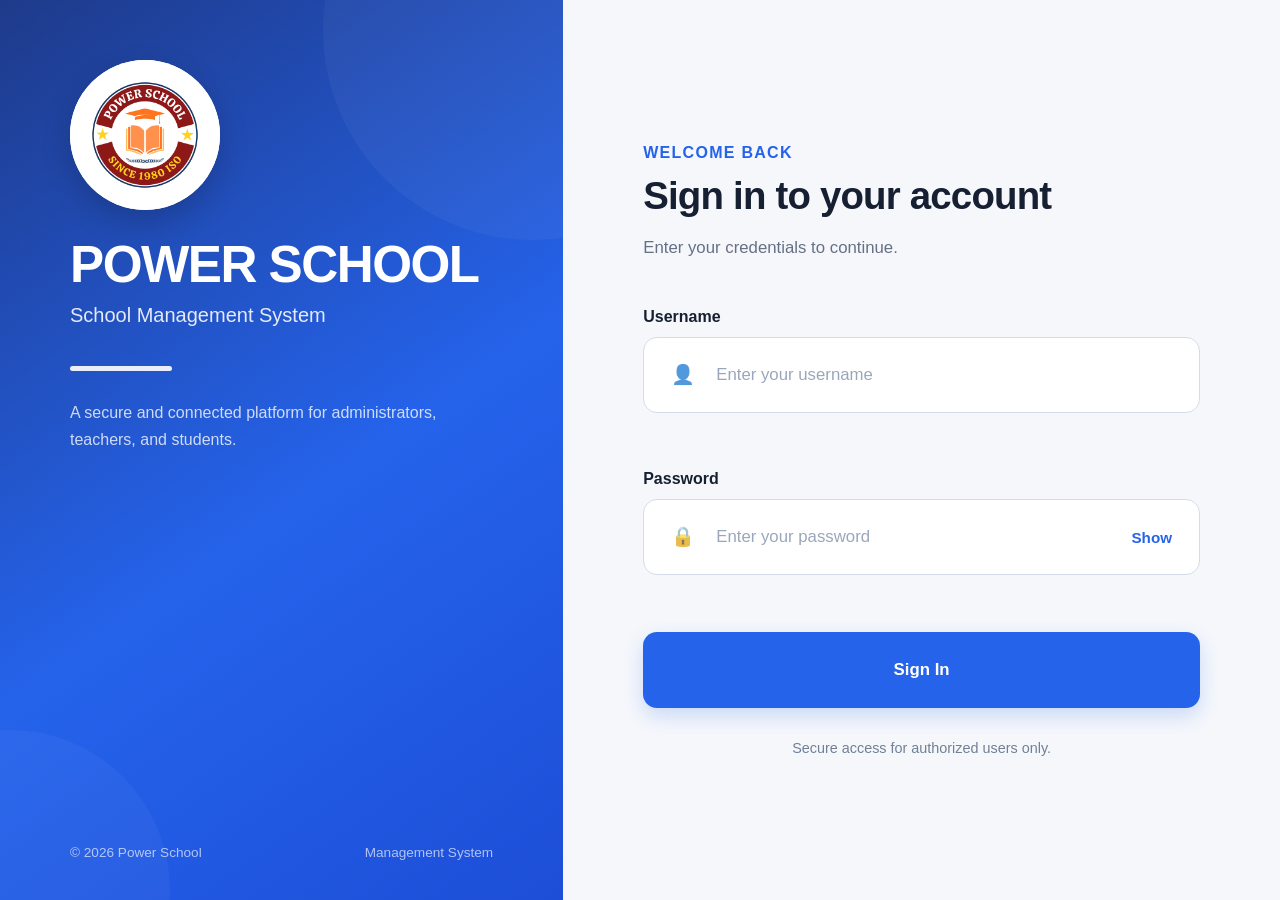
<file: frontend/index.html>
<!DOCTYPE html>
<html lang="en">
<head>
    <meta charset="UTF-8">

    <meta
        name="viewport"
        content="width=device-width, initial-scale=1.0"
    >

    <meta
        name="description"
        content="Power School Management System"
    >

    <title>Power School | Login</title>

    <link rel="stylesheet" href="css/global.css">
    <link rel="stylesheet" href="css/login.css">
</head>

<body>

    <main class="login-page">

        <!-- Branding -->
        <section class="login-brand">

            <div class="brand-content">

                <div class="school-logo">
    <img
        src="assets/logo/POWER SCHOOL FINAL LOGO.png"
        alt="Power School Logo"
    >
</div>

                <h1>POWER SCHOOL</h1>

                <p>
                    School Management System
                </p>

                <div class="brand-divider"></div>

                <p class="brand-description">
                    A secure and connected platform for
                    administrators, teachers, and students.
                </p>

            </div>

            <div class="brand-footer">
                <span>© 2026 Power School</span>
                <span>Management System</span>
            </div>

        </section>


        <!-- Login -->
        <section class="login-section">

            <div class="login-card">

                <!-- Mobile logo -->
                <div class="mobile-logo">
    <div class="school-logo small">
        <img
            src="assets/logo/POWER SCHOOL FINAL LOGO.png"
            alt="Power School Logo"
        >
    </div>
</div>


                <!-- Header -->
                <div class="login-header">

                    <p class="welcome-text">
                        Welcome back
                    </p>

                    <h2>
                        Sign in to your account
                    </h2>

                    <p>
                        Enter your credentials to continue.
                    </p>

                </div>


                <!-- Login form -->
                <form
                    id="loginForm"
                    class="login-form"
                    novalidate
                >

                    <!-- Username -->
                    <div class="form-group">

                        <label for="username">
                            Username
                        </label>

                        <div class="input-wrapper">

                            <span class="input-icon">
                                👤
                            </span>

                            <input
                                type="text"
                                id="username"
                                name="username"
                                placeholder="Enter your username"
                                autocomplete="username"
                                maxlength="50"
                                required
                            >

                        </div>

                        <small
                            id="usernameError"
                            class="field-error"
                        ></small>

                    </div>


                    <!-- Password -->
                    <div class="form-group">

                        <label for="password">
                            Password
                        </label>

                        <div class="input-wrapper">

                            <span class="input-icon">
                                🔒
                            </span>

                            <input
                                type="password"
                                id="password"
                                name="password"
                                placeholder="Enter your password"
                                autocomplete="current-password"
                                required
                            >

                            <button
                                type="button"
                                id="togglePassword"
                                class="password-toggle"
                                aria-label="Show password"
                            >
                                Show
                            </button>

                        </div>

                        <small
                            id="passwordError"
                            class="field-error"
                        ></small>

                    </div>


                    <!-- Login error -->
                    <div
                        id="loginError"
                        class="login-error"
                        role="alert"
                        aria-live="polite"
                    ></div>


                    <!-- Login button -->
                    <button
                        type="submit"
                        id="loginButton"
                        class="login-button"
                    >

                        <span id="loginButtonText">
                            Sign In
                        </span>

                        <span
                            id="loginSpinner"
                            class="spinner"
                            aria-hidden="true"
                        ></span>

                    </button>

                </form>


                <!-- Footer -->
                <div class="login-footer">

                    <p>
                        Secure access for authorized users only.
                    </p>

                </div>

            </div>

        </section>

    </main>


    <!-- JavaScript -->
    <script src="js/api.js"></script>
    <script src="js/auth.js"></script>
    <script src="js/login.js"></script>

</body>
</html>
</file>
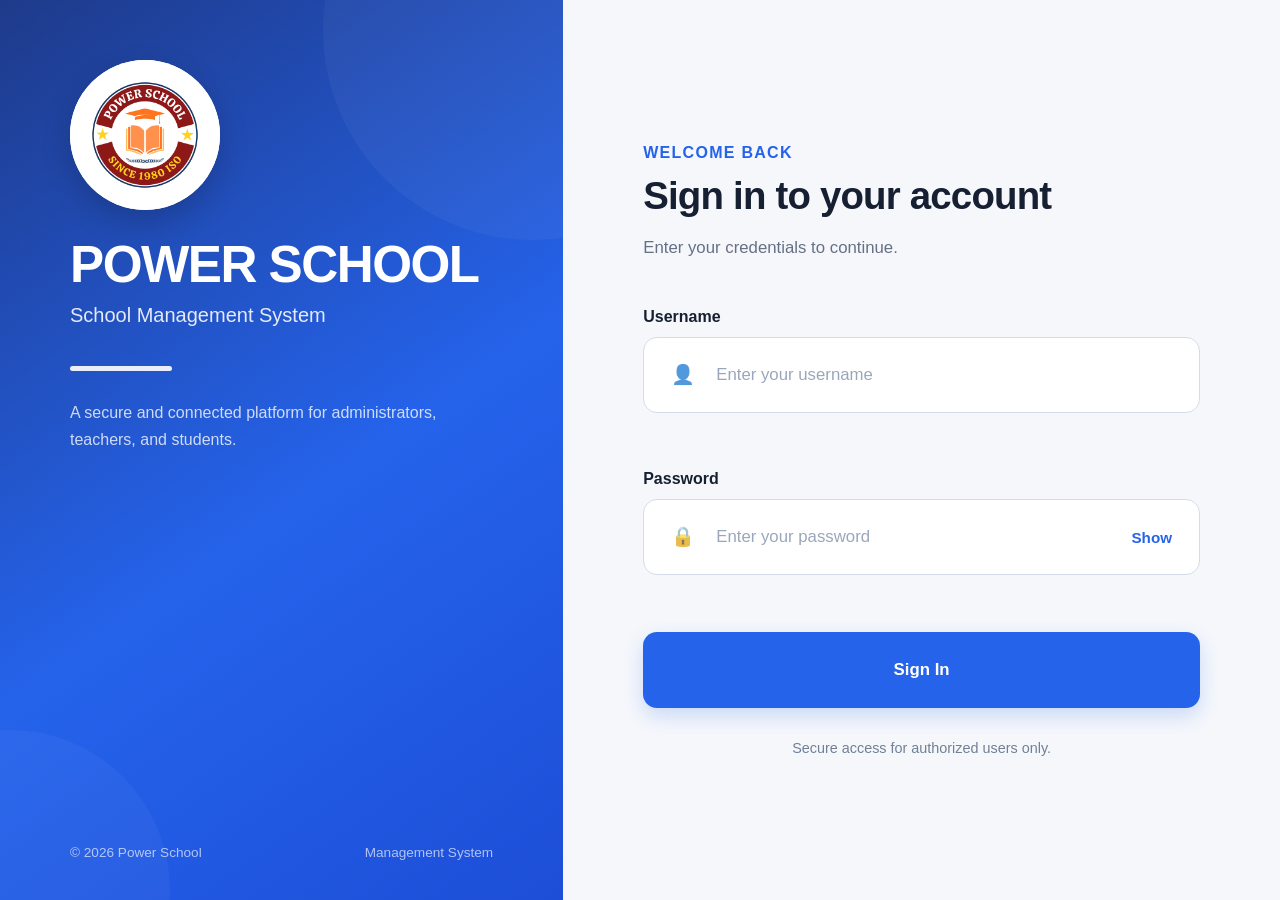
<file: frontend/pages/admin/classes.html>
<!DOCTYPE html>
<html lang="en">
<head>
    <meta charset="UTF-8">
    <meta
        name="viewport"
        content="width=device-width, initial-scale=1.0"
    >

    <title>Classes & Sections | Power School</title>

    
    
    <link rel="stylesheet" href="../../css/admin-classes.css">
</head>

<body>

<div class="admin-layout">

    <!-- =====================================================
         SIDEBAR
         ===================================================== -->

    <aside class="sidebar">

    <div class="sidebar-brand">

        <div class="logo-container">
            <img
                src="../../assets/logo/POWER SCHOOL FINAL LOGO.png"
                alt="Power School Logo"
                class="sidebar-logo"
            >
        </div>

        <div class="school-brand">
            <h2>Power School</h2>
            <span>Administration</span>
        </div>

    </div>


    <nav class="sidebar-nav">

        <a href="dashboard.html" class="nav-item">
            <span class="nav-icon">⌂</span>
            <span>Dashboard</span>
        </a>


        <a href="classes.html" class="nav-item active">
            <span class="nav-icon">▦</span>
            <span>Classes &amp; Sections</span>
        </a>


        <a href="students.html" class="nav-item">
            <span class="nav-icon">♙</span>
            <span>Students</span>
        </a>


        <a href="teachers.html" class="nav-item">
            <span class="nav-icon">♙</span>
            <span>Teachers</span>
        </a>


        <a href="#" class="nav-item">
            <span class="nav-icon">✓</span>
            <span>Attendance</span>
        </a>


        <a href="#" class="nav-item">
            <span class="nav-icon">₹</span>
            <span>Fees</span>
        </a>


        <a href="#" class="nav-item">
            <span class="nav-icon">▤</span>
            <span>Marks</span>
        </a>


        <a href="#" class="nav-item">
            <span class="nav-icon">▣</span>
            <span>Homework</span>
        </a>


        <a href="#" class="nav-item">
            <span class="nav-icon">◷</span>
            <span>Leave Requests</span>
        </a>


        <a href="#" class="nav-item">
            <span class="nav-icon">▰</span>
            <span>Announcements</span>
        </a>


        <a href="#" class="nav-item">
            <span class="nav-icon">◉</span>
            <span>Activity Logs</span>
        </a>


        <a href="#" class="nav-item">
            <span class="nav-icon">⚙</span>
            <span>Settings</span>
        </a>

    </nav>


    <div class="sidebar-bottom">

        <div class="sidebar-date">

            <strong id="sidebarDay">--</strong>

            <span id="sidebarDate">--</span>

        </div>


        <button
            type="button"
            id="logoutButton"
            class="logout-button"
        >
            Logout
        </button>

    </div>

</aside>


    <!-- =====================================================
         MAIN CONTENT
         ===================================================== -->

    <main class="main-content">


        <!-- TOP BAR -->

        <header class="topbar">

            <div class="topbar-title">

                <h1>Classes & Sections</h1>

                <p>
                    Manage school classes and their sections
                </p>

            </div>


            <div class="topbar-school">
                Power Public School
            </div>

        </header>


        <!-- PAGE CONTENT -->

        <section class="page-content">


            <!-- PAGE INTRO -->

            <div class="page-header">

                <div>

                    <h2>Academic Structure</h2>

                    <p>
                        Create and manage classes and sections
                        used by students.
                    </p>

                </div>


                <div class="page-actions">

                    <button
                        type="button"
                        id="addClassButton"
                        class="primary-button"
                    >
                        + Add Class
                    </button>


                    <button
                        type="button"
                        id="addSectionButton"
                        class="secondary-button"
                    >
                        + Add Section
                    </button>

                </div>

            </div>


            <!-- GLOBAL MESSAGE -->

            <div
                id="pageMessage"
                class="page-message hidden"
                role="alert"
            ></div>


            <!-- =================================================
                 CLASSES CARD
                 ================================================= -->

            <section class="content-card">

                <div class="card-header">

                    <div>

                        <h3>Classes</h3>

                        <p>
                            All classes currently registered
                            in the school.
                        </p>

                    </div>


                    <span
                        id="classCount"
                        class="count-badge"
                    >
                        0
                    </span>

                </div>


                <!-- Loading -->

                <div
                    id="classesLoading"
                    class="loading-state"
                >
                    Loading classes...
                </div>


                <!-- Error -->

                <div
                    id="classesError"
                    class="state-message error-state hidden"
                >
                    Unable to load classes.
                </div>


                <!-- Empty -->

                <div
                    id="classesEmpty"
                    class="empty-state hidden"
                >

                    <div class="empty-icon">
                        ▦
                    </div>

                    <h4>No classes found</h4>

                    <p>
                        Create your first school class
                        to get started.
                    </p>

                </div>


                <!-- Table -->

                <div
                    id="classesTableContainer"
                    class="table-container hidden"
                >

                    <table class="data-table">

                        <thead>

                        <tr>

                            <th>#</th>

                            <th>Class Name</th>

                            <th>Grade Level</th>

                        </tr>

                        </thead>


                        <tbody id="classesTableBody"></tbody>

                    </table>

                </div>

            </section>


            <!-- =================================================
                 SECTIONS CARD
                 ================================================= -->

            <section class="content-card">

                <div class="card-header">

                    <div>

                        <h3>Sections</h3>

                        <p>
                            Sections connected to their
                            respective classes.
                        </p>

                    </div>


                    <span
                        id="sectionCount"
                        class="count-badge"
                    >
                        0
                    </span>

                </div>


                <!-- Loading -->

                <div
                    id="sectionsLoading"
                    class="loading-state"
                >
                    Loading sections...
                </div>


                <!-- Error -->

                <div
                    id="sectionsError"
                    class="state-message error-state hidden"
                >
                    Unable to load sections.
                </div>


                <!-- Empty -->

                <div
                    id="sectionsEmpty"
                    class="empty-state hidden"
                >

                    <div class="empty-icon">
                        ▤
                    </div>

                    <h4>No sections found</h4>

                    <p>
                        Create a section after creating
                        a class.
                    </p>

                </div>


                <!-- Table -->

                <div
                    id="sectionsTableContainer"
                    class="table-container hidden"
                >

                    <table class="data-table">

                        <thead>

                        <tr>

                            <th>#</th>

                            <th>Section</th>

                            <th>Class</th>

                            <th>Grade Level</th>

                        </tr>

                        </thead>


                        <tbody id="sectionsTableBody"></tbody>

                    </table>

                </div>

            </section>

        </section>

    </main>

</div>


<!-- =========================================================
     ADD CLASS MODAL
     ========================================================= -->

<div
    id="classModal"
    class="modal-overlay hidden"
>

    <div class="modal">

        <div class="modal-header">

            <div>

                <h3>Add Class</h3>

                <p>
                    Create a new school class.
                </p>

            </div>


            <button
                type="button"
                id="closeClassModal"
                class="modal-close"
                aria-label="Close"
            >
                ×
            </button>

        </div>


        <form id="classForm">

            <div class="form-group">

                <label for="className">
                    Class Name
                </label>

                <input
                    type="text"
                    id="className"
                    maxlength="100"
                    placeholder="Example: Grade 10"
                    autocomplete="off"
                    required
                >

            </div>


            <div class="form-group">

                <label for="gradeLevel">
                    Grade Level
                </label>

                <input
                    type="text"
                    id="gradeLevel"
                    maxlength="50"
                    placeholder="Example: 10"
                    autocomplete="off"
                    required
                >

            </div>


            <div
                id="classFormMessage"
                class="form-message hidden"
            ></div>


            <div class="modal-actions">

                <button
                    type="button"
                    id="cancelClassButton"
                    class="secondary-button"
                >
                    Cancel
                </button>


                <button
                    type="submit"
                    id="saveClassButton"
                    class="primary-button"
                >

                    <span id="saveClassText">
                        Save Class
                    </span>

                    <span
                        id="saveClassSpinner"
                        class="button-spinner hidden"
                    ></span>

                </button>

            </div>

        </form>

    </div>

</div>


<!-- =========================================================
     ADD SECTION MODAL
     ========================================================= -->

<div
    id="sectionModal"
    class="modal-overlay hidden"
>

    <div class="modal">

        <div class="modal-header">

            <div>

                <h3>Add Section</h3>

                <p>
                    Connect a new section to a class.
                </p>

            </div>


            <button
                type="button"
                id="closeSectionModal"
                class="modal-close"
                aria-label="Close"
            >
                ×
            </button>

        </div>


        <form id="sectionForm">

            <div class="form-group">

                <label for="sectionName">
                    Section Name
                </label>

                <input
                    type="text"
                    id="sectionName"
                    maxlength="50"
                    placeholder="Example: A"
                    autocomplete="off"
                    required
                >

            </div>


            <div class="form-group">

                <label for="sectionClass">
                    Class
                </label>

                <select
                    id="sectionClass"
                    required
                >

                    <option value="">
                        Select a class
                    </option>

                </select>

            </div>


            <div
                id="sectionFormMessage"
                class="form-message hidden"
            ></div>


            <div class="modal-actions">

                <button
                    type="button"
                    id="cancelSectionButton"
                    class="secondary-button"
                >
                    Cancel
                </button>


                <button
                    type="submit"
                    id="saveSectionButton"
                    class="primary-button"
                >

                    <span id="saveSectionText">
                        Save Section
                    </span>

                    <span
                        id="saveSectionSpinner"
                        class="button-spinner hidden"
                    ></span>

                </button>

            </div>

        </form>

    </div>

</div>


<!-- =========================================================
     SCRIPTS
     ========================================================= -->

<script src="../../js/api.js"></script>
<script src="../../js/auth.js"></script>
<script src="../../js/admin-classes.js"></script>

</body>
</html>
</file>
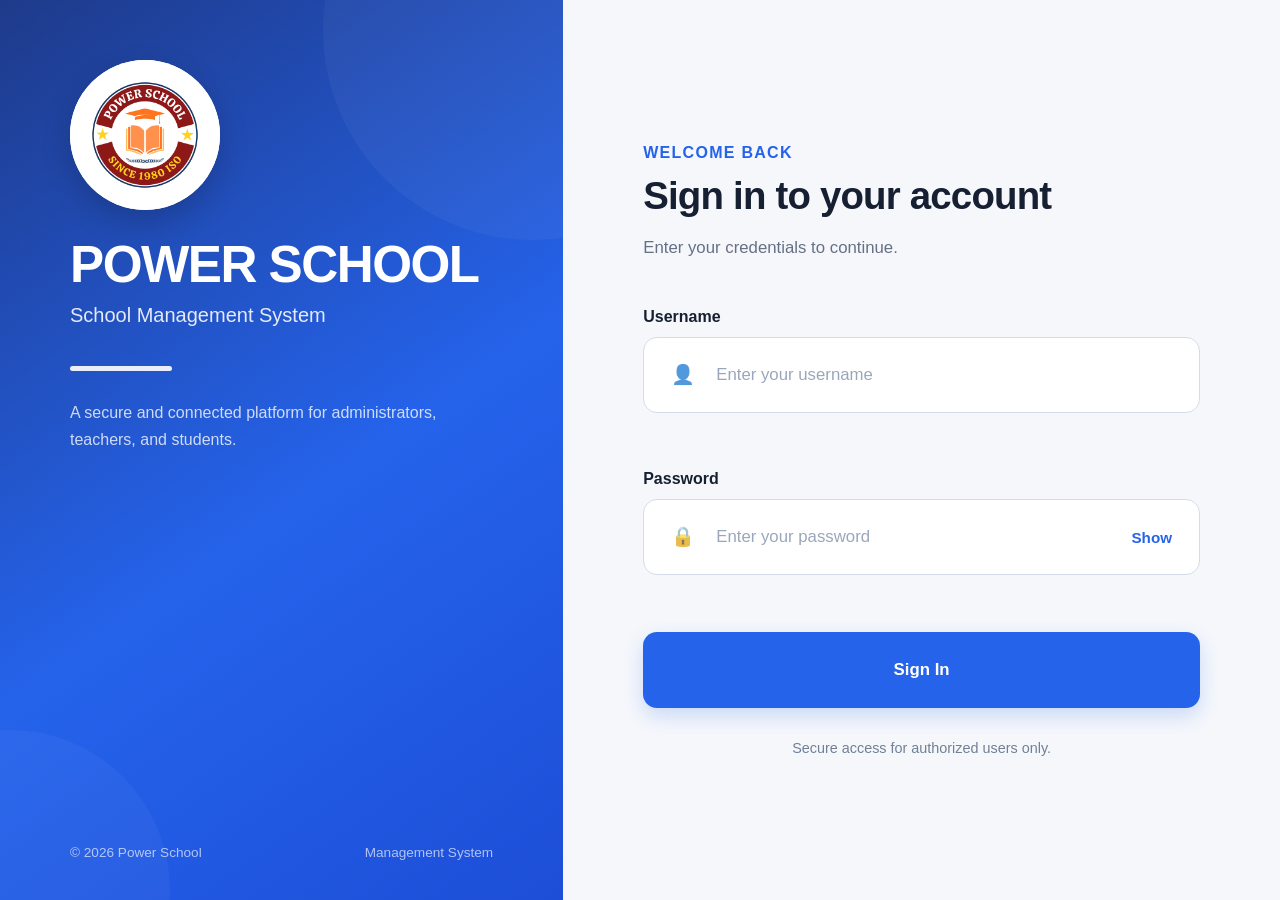
<file: frontend/pages/admin/dashboard.html>
<!DOCTYPE html>
<html lang="en">

<head>
    <meta charset="UTF-8">
    <meta name="viewport" content="width=device-width, initial-scale=1.0">

    <title>Admin Dashboard | Power School</title>

    <link rel="stylesheet" href="../../css/global.css">
    <link rel="stylesheet" href="../../css/admin-dashboard.css">
</head>

<body>

<div class="dashboard-layout">

    <!-- =========================================
         MOBILE OVERLAY
    ========================================== -->
    <div class="sidebar-overlay" id="sidebarOverlay"></div>


    <!-- =========================================
         SIDEBAR
    ========================================== -->
    <aside class="sidebar" id="sidebar">

        <!-- Brand -->
        <div class="sidebar-header">

            <div class="school-brand">

                <div class="school-logo-wrapper">
                    <img
                        src="../../assets/logo/POWER SCHOOL FINAL LOGO.png"
                        alt="Power School Logo"
                        class="school-logo"
                    >
                </div>

                <div class="school-brand-text">
                    <h2>Power School</h2>
                    <span>Management System</span>
                </div>

            </div>

            <button
                type="button"
                class="sidebar-close"
                id="sidebarClose"
                aria-label="Close navigation"
            >
                &times;
            </button>

        </div>


        <!-- Navigation -->
        <nav class="sidebar-navigation">

            <p class="navigation-title">MAIN MENU</p>

            <a href="dashboard.html" class="nav-item active">
                <span class="nav-icon">⌂</span>
                <span>Dashboard</span>
            </a>

            <a
                href="students.html"
                class="nav-item"
            >
                <span class="nav-icon">♙</span>
                <span>Students</span>
            </a>


            <a href="#" class="nav-item">
                <span class="nav-icon">♙</span>
                <span>Teachers</span>
            </a>

            <a href="classes.html" class="nav-item">
    <span class="nav-icon">▦</span>
    <span>Classes & Sections</span>
</a>


            <p class="navigation-title navigation-title-spaced">
                ACADEMICS
            </p>

            <a href="#" class="nav-item">
                <span class="nav-icon">✓</span>
                <span>Attendance</span>
            </a>

           <a class="active" href="fees-AI.html" aria-current="page">
                <span>₹</span> Fees Management
            </a>

            <a href="#" class="nav-item">
                <span class="nav-icon">▤</span>
                <span>Marks</span>
            </a>

            <a href="#" class="nav-item">
                <span class="nav-icon">▣</span>
                <span>Homework</span>
            </a>


            <p class="navigation-title navigation-title-spaced">
                MANAGEMENT
            </p>

            <a href="#" class="nav-item">
                <span class="nav-icon">▢</span>
                <span>Leave Requests</span>
            </a>

            <a href="#" class="nav-item">
                <span class="nav-icon">◈</span>
                <span>Announcements</span>
            </a>

            <a href="#" class="nav-item">
                <span class="nav-icon">▥</span>
                <span>Reports</span>
            </a>

            <a href="#" class="nav-item">
                <span class="nav-icon">⚙</span>
                <span>Profile</span>
            </a>

        </nav>


        <!-- Sidebar Bottom -->
        <div class="sidebar-bottom">

            <div class="sidebar-date">

                <span class="date-icon">◷</span>

                <div>
                    <strong id="currentDay">
                        Loading...
                    </strong>

                    <small id="currentDate">
                        Loading...
                    </small>
                </div>

            </div>


            <button
                type="button"
                class="logout-button"
                id="logoutButton"
            >
                <span>↪</span>
                <span>Logout</span>
            </button>

        </div>

    </aside>


    <!-- =========================================
         MAIN CONTENT
    ========================================== -->
    <main class="main-content">


        <!-- =====================================
             TOP BAR
        ====================================== -->
        <header class="topbar">

            <div class="topbar-left">

                <button
                    type="button"
                    class="mobile-menu-button"
                    id="mobileMenuButton"
                    aria-label="Open navigation"
                >
                    ☰
                </button>

                <div class="topbar-title">

                    <span>POWER SCHOOL</span>

                    <strong>
                        Admin Portal
                    </strong>

                </div>

            </div>


            <div class="topbar-actions">

                <button
                    type="button"
                    class="icon-button"
                    title="Notifications"
                    aria-label="Notifications"
                >
                    ♢

                    <span class="notification-dot"></span>
                </button>


                <div class="topbar-divider"></div>


                <div class="user-mini-profile">

                    <div
                        class="user-avatar"
                        id="userAvatar"
                    >
                        A
                    </div>

                    <div class="user-mini-info">

                        <strong id="topbarUserName">
                            Administrator
                        </strong>

                        <span>
                            Administrator
                        </span>

                    </div>

                </div>

            </div>

        </header>


        <!-- =====================================
             PAGE CONTENT
        ====================================== -->
        <div class="page-content">


            <!-- =================================
                 WELCOME SECTION
            ================================== -->
            <section class="welcome-section">

                <div>

                    <p class="page-label">
                        ADMIN DASHBOARD
                    </p>

                    <h1>
                        Welcome back,
                        <span id="welcomeUserName">
                            Administrator
                        </span>
                    </h1>

                    <p class="welcome-description">
                        Here's an overview of your school's
                        activities and management tools.
                    </p>

                </div>


                <div class="welcome-date-card">

                    <span>Today</span>

                    <strong id="welcomeDate">
                        Loading...
                    </strong>

                </div>

            </section>


            <!-- =================================
                 SCHOOL OVERVIEW
            ================================== -->
            <section class="dashboard-section">

                <div class="section-heading">

                    <div>
                        <h2>
                            School Overview
                        </h2>

                        <p>
                            Key information from the school system.
                        </p>
                    </div>

                </div>


                <div class="overview-grid">


                    <!-- Students -->
                    <article class="overview-card">

                        <div class="overview-card-icon students-icon">
                            ♙
                        </div>

                        <div class="overview-card-content">

                            <span>
                                Total Students
                            </span>

                            <strong class="data-placeholder">
                                --
                            </strong>

                            <small>
                                Awaiting live data
                            </small>

                        </div>

                    </article>


                    <!-- Teachers -->
                    <article class="overview-card">

                        <div class="overview-card-icon teachers-icon">
                            ♙
                        </div>

                        <div class="overview-card-content">

                            <span>
                                Total Teachers
                            </span>

                            <strong class="data-placeholder">
                                --
                            </strong>

                            <small>
                                Awaiting live data
                            </small>

                        </div>

                    </article>


                    <!-- Classes -->
                    <article class="overview-card">

                        <div class="overview-card-icon classes-icon">
                            ▦
                        </div>

                        <div class="overview-card-content">

                            <span>
                                Classes &amp; Sections
                            </span>

                            <strong class="data-placeholder">
                                --
                            </strong>

                            <small>
                                Awaiting live data
                            </small>

                        </div>

                    </article>


                    <!-- Attendance -->
                    <article class="overview-card">

                        <div class="overview-card-icon attendance-icon">
                            ✓
                        </div>

                        <div class="overview-card-content">

                            <span>
                                Today's Attendance
                            </span>

                            <strong class="data-placeholder">
                                --
                            </strong>

                            <small>
                                Awaiting live data
                            </small>

                        </div>

                    </article>

                </div>

            </section>


            <!-- =================================
                 QUICK ACTIONS
            ================================== -->
            <section class="dashboard-section">

                <div class="section-heading">

                    <div>

                        <h2>
                            Quick Actions
                        </h2>

                        <p>
                            Frequently used school management tools.
                        </p>

                    </div>

                </div>


                <div class="quick-actions-grid">


                    <button
                        type="button"
                        class="quick-action-card"
                    >

                        <span class="quick-action-icon">
                            +
                        </span>

                        <span>

                            <strong>
                                Add Student
                            </strong>

                            <small>
                                Register a new student
                            </small>

                        </span>

                    </button>


                    <button
                        type="button"
                        class="quick-action-card"
                    >

                        <span class="quick-action-icon">
                            +
                        </span>

                        <span>

                            <strong>
                                Add Teacher
                            </strong>

                            <small>
                                Create teacher profile
                            </small>

                        </span>

                    </button>


                    <button
                        type="button"
                        class="quick-action-card"
                    >

                        <span class="quick-action-icon">
                            ▦
                        </span>

                        <span>

                            <strong>
                                Create Class
                            </strong>

                            <small>
                                Manage classes and sections
                            </small>

                        </span>

                    </button>


                    <button
                        type="button"
                        class="quick-action-card"
                    >

                        <span class="quick-action-icon">
                            ◈
                        </span>

                        <span>

                            <strong>
                                Announcement
                            </strong>

                            <small>
                                Publish school updates
                            </small>

                        </span>

                    </button>

                </div>

            </section>


            <!-- =================================
                 RECENT ACTIVITIES
            ================================== -->
            <section class="dashboard-panel recent-activities-panel">

                <div class="panel-header">

                    <div>

                        <h2>
                            Recent Activities
                        </h2>

                        <p>
                            Latest actions in the school system.
                        </p>

                    </div>

                    <button
                        type="button"
                        class="text-button"
                    >
                        View All
                    </button>

                </div>


                <div class="empty-state">

                    <div class="empty-state-icon">
                        ◷
                    </div>

                    <h3>
                        No recent activities
                    </h3>

                    <p>
                        Activity information will appear here once
                        the school system starts receiving data.
                    </p>

                </div>

            </section>


            <!-- =================================
                 QUOTE
            ================================== -->
            <section class="quote-card">

                <div class="quote-mark">
                    “
                </div>

                <div>

                    <p>
                        Great schools are built by great people,
                        supported by great systems.
                    </p>

                    <span>
                        Power School Management
                    </span>

                </div>

            </section>


        </div>

    </main>

</div>


<script src="../../js/api.js"></script>
<script src="../../js/auth.js"></script>
<script src="../../js/admin-dashboard.js"></script>

</body>
</html>
</file>
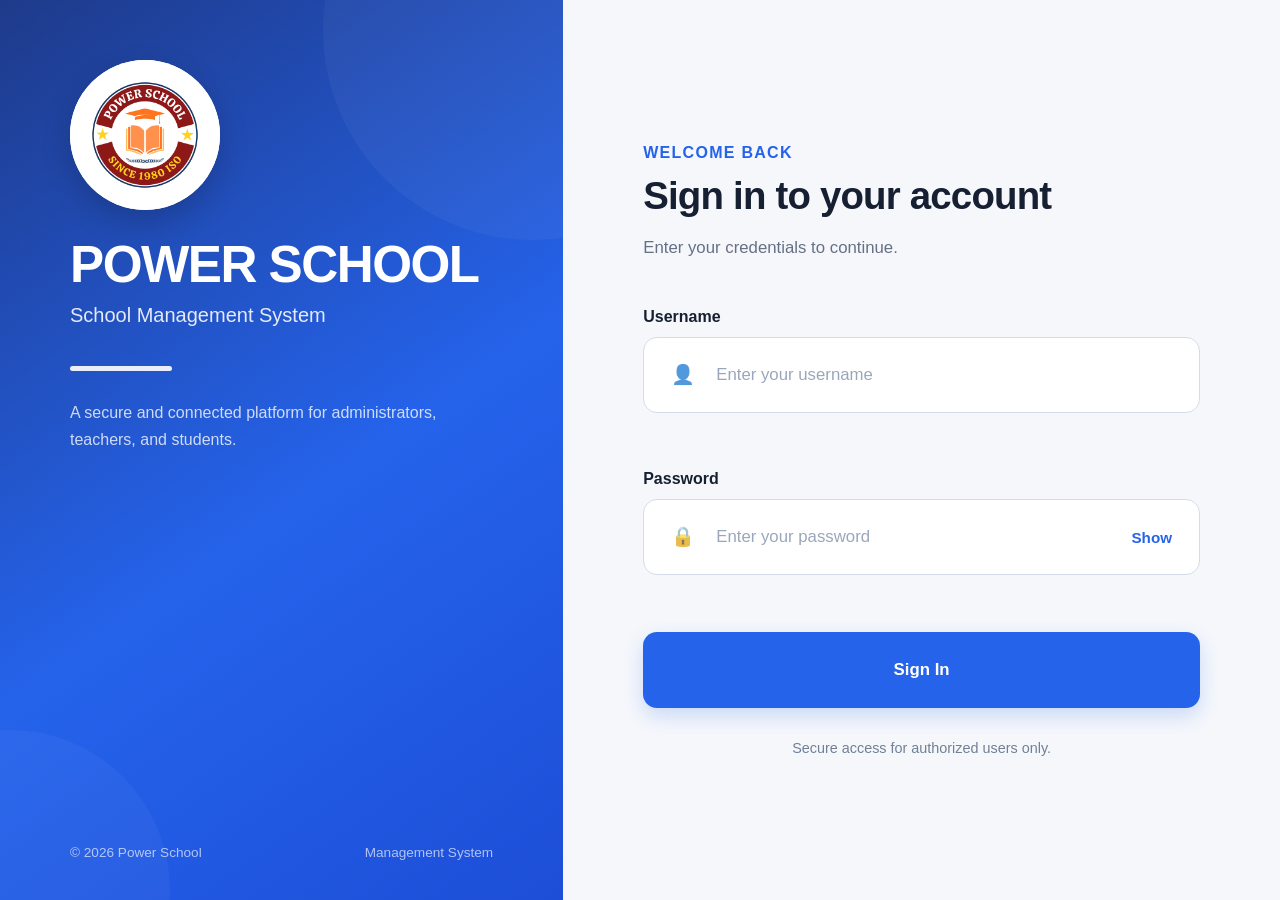
<file: frontend/pages/admin/fees-AI.html>
<!DOCTYPE html>
<html lang="en">
<head>
    <meta charset="UTF-8">
    <meta name="viewport" content="width=device-width, initial-scale=1.0">
    <title>Fees Management | Power School</title>

    <link rel="stylesheet" href="../../css/fees-AI.css">
    <script src="../../js/api.js" defer></script>
    <script src="../../js/auth.js" defer></script>
    <script src="../../js/fees-AI.js" defer></script>
</head>
<body>
<div class="app-layout">

    <aside class="sidebar">
        <div class="sidebar-brand">
            <img src="../../assets/logo/POWER%20SCHOOL%20FINAL%20LOGO.png"
                 alt="Power School logo">
            <div>
                <h2>Power School</h2>
                <p>Management Portal</p>
            </div>
        </div>

        <nav class="sidebar-nav" aria-label="Admin navigation">
            <a href="dashboard.html"><span>▦</span> Dashboard</a>
            <a href="classes.html"><span>▤</span> Classes &amp; Sections</a>
            <a href="students-AI.html"><span>♙</span> Students</a>
            <a href="teachers-AI.html"><span>♧</span> Teachers</a>
            <a href="attendance-AI.html"><span>◷</span> Attendance</a>
            <a class="active" href="fees-AI.html" aria-current="page">
                <span>₹</span> Fees Management
            </a>
            <a href="marks-AI.html"><span>▧</span> Marks</a>
            <a href="homework-AI.html"><span>▣</span> Homework</a>
            <a href="leave-requests-AI.html"><span>✉</span> Leave Requests</a>
            <a href="announcements-AI.html"><span>◉</span> Announcements</a>
            <a href="activity-logs-AI.html"><span>≡</span> Activity Logs</a>
            <a href="settings-AI.html"><span>⚙</span> Settings</a>
        </nav>

        <div class="sidebar-bottom">
            <div class="date-card">
                <span id="sidebarDay">Today</span>
                <strong id="sidebarDate">Loading date...</strong>
            </div>
            <button id="logoutButton" class="logout-button" type="button">
                ⇥ <span>Logout</span>
            </button>
        </div>
    </aside>

    <main class="main-area">
        <header class="topbar">
            <div>
                <h1>Power School</h1>
                <p>Admin Portal / Fees Management</p>
            </div>
            <div class="admin-profile">
                <div class="profile-avatar">A</div>
                <div>
                    <strong id="adminName">Administrator</strong>
                    <span>School Administrator</span>
                </div>
            </div>
        </header>

        <section class="page-content">
            <div class="page-heading">
                <div>
                    <p class="eyebrow">FINANCE &amp; ACCOUNTS</p>
                    <h2>Fees Management</h2>
                    <p>Manage student fees, payments and outstanding balances.</p>
                </div>
                <div class="heading-actions">
                    <button class="button button-secondary" id="exportButton"
                            type="button">Export CSV</button>
                    <button class="button button-primary" id="recordPaymentButton"
                            type="button">+ Record Payment</button>
                </div>
            </div>

            <div id="pageMessage" class="page-message hidden" role="status"></div>

            <section class="summary-grid" aria-label="Fee summary">
                <article class="summary-card">
                    <div class="summary-icon blue">₹</div>
                    <div>
                        <p>Total Fees</p>
                        <h3 id="totalFees">—</h3>
                        <span>Fees assigned</span>
                    </div>
                </article>
                <article class="summary-card">
                    <div class="summary-icon green">✓</div>
                    <div>
                        <p>Collected</p>
                        <h3 id="collectedFees">—</h3>
                        <span>Payments received</span>
                    </div>
                </article>
                <article class="summary-card">
                    <div class="summary-icon orange">◷</div>
                    <div>
                        <p>Outstanding</p>
                        <h3 id="pendingFees">—</h3>
                        <span>Amount remaining</span>
                    </div>
                </article>
                <article class="summary-card">
                    <div class="summary-icon red">!</div>
                    <div>
                        <p>Overdue</p>
                        <h3 id="overdueFees">—</h3>
                        <span>Past due date</span>
                    </div>
                </article>
            </section>

            <section class="panel">
                <div class="panel-heading">
                    <div>
                        <h3>Student Fee Records</h3>
                        <p>Search and review individual student fee balances.</p>
                    </div>
                    <span id="recordCount" class="record-count">0 records</span>
                </div>

                <div class="filter-bar">
                    <label class="search-field">
                        <span aria-hidden="true">⌕</span>
                        <input id="searchInput" type="search"
                               placeholder="Search student, admission number..."
                               aria-label="Search fee records">
                    </label>

                    <select id="classFilter" aria-label="Filter by class">
                        <option value="">All classes</option>
                    </select>

                    <select id="statusFilter" aria-label="Filter by payment status">
                        <option value="">All statuses</option>
                        <option value="PAID">Paid</option>
                        <option value="PARTIAL">Partially paid</option>
                        <option value="PENDING">Pending</option>
                        <option value="OVERDUE">Overdue</option>
                    </select>

                    <button id="resetFiltersButton" class="button button-secondary"
                            type="button">Reset</button>
                </div>

                <div id="tableLoading" class="state-message">Loading fee records...</div>

                <div id="tableError" class="state-message error-state hidden">
                    <p>Fee records could not be loaded.</p>
                    <button id="retryButton" class="button button-secondary"
                            type="button">Try again</button>
                </div>

                <div id="tableEmpty" class="state-message hidden">
                    No fee records found. Fee records will appear here when available
                    from the backend.
                </div>

                <div id="tableContainer" class="table-container hidden">
                    <table>
                        <thead>
                        <tr>
                            <th>Student</th>
                            <th>Class / Section</th>
                            <th>Total Fee</th>
                            <th>Paid</th>
                            <th>Balance</th>
                            <th>Due Date</th>
                            <th>Status</th>
                            <th>Action</th>
                        </tr>
                        </thead>
                        <tbody id="feesTableBody"></tbody>
                    </table>
                </div>

                <div class="table-footer">
                    <span id="paginationInfo">Showing 0 records</span>
                    <div class="pagination">
                        <button id="previousPage" type="button"
                                class="page-button" disabled>Previous</button>
                        <span id="pageNumber">1</span>
                        <button id="nextPage" type="button"
                                class="page-button" disabled>Next</button>
                    </div>
                </div>
            </section>

            <section class="panel report-panel">
                <div>
                    <h3>Fee collection report</h3>
                    <p>Export the currently filtered fee records to a CSV file.</p>
                </div>
                <button id="reportExportButton" class="button button-secondary"
                        type="button">Download report</button>
            </section>

            <p class="page-note">
                Fee figures are loaded from the backend. This page does not create
                sample fee totals or payment records.
            </p>
        </section>
    </main>
</div>

<!-- Record payment modal -->
<div id="paymentModal" class="modal hidden" role="dialog"
     aria-modal="true" aria-labelledby="paymentModalTitle">
    <div class="modal-card">
        <div class="modal-heading">
            <div>
                <p class="eyebrow">PAYMENT ENTRY</p>
                <h2 id="paymentModalTitle">Record Payment</h2>
            </div>
            <button id="closePaymentModal" class="icon-button"
                    type="button" aria-label="Close dialog">×</button>
        </div>

        <form id="paymentForm">
            <label for="paymentStudent">Student fee record</label>
            <select id="paymentStudent" required>
                <option value="">Select a student</option>
            </select>

            <label for="paymentAmount">Payment amount (₹)</label>
            <input id="paymentAmount" type="number" min="0.01"
                   step="0.01" required placeholder="Enter amount">

            <label for="paymentDate">Payment date</label>
            <input id="paymentDate" type="date" required>

            <label for="paymentMethod">Payment method</label>
            <select id="paymentMethod" required>
                <option value="">Select method</option>
                <option value="CASH">Cash</option>
                <option value="UPI">UPI</option>
                <option value="BANK_TRANSFER">Bank transfer</option>
                <option value="CARD">Card</option>
                <option value="CHEQUE">Cheque</option>
            </select>

            <label for="paymentReference">Reference / receipt number</label>
            <input id="paymentReference" type="text" maxlength="100"
                   placeholder="Optional reference number">

            <p id="paymentFormMessage" class="form-message hidden"
               role="alert"></p>

            <div class="modal-actions">
                <button id="cancelPaymentButton" class="button button-secondary"
                        type="button">Cancel</button>
                <button id="savePaymentButton" class="button button-primary"
                        type="submit">Save Payment</button>
            </div>
        </form>
    </div>
</div>
</body>
</html>
</file>
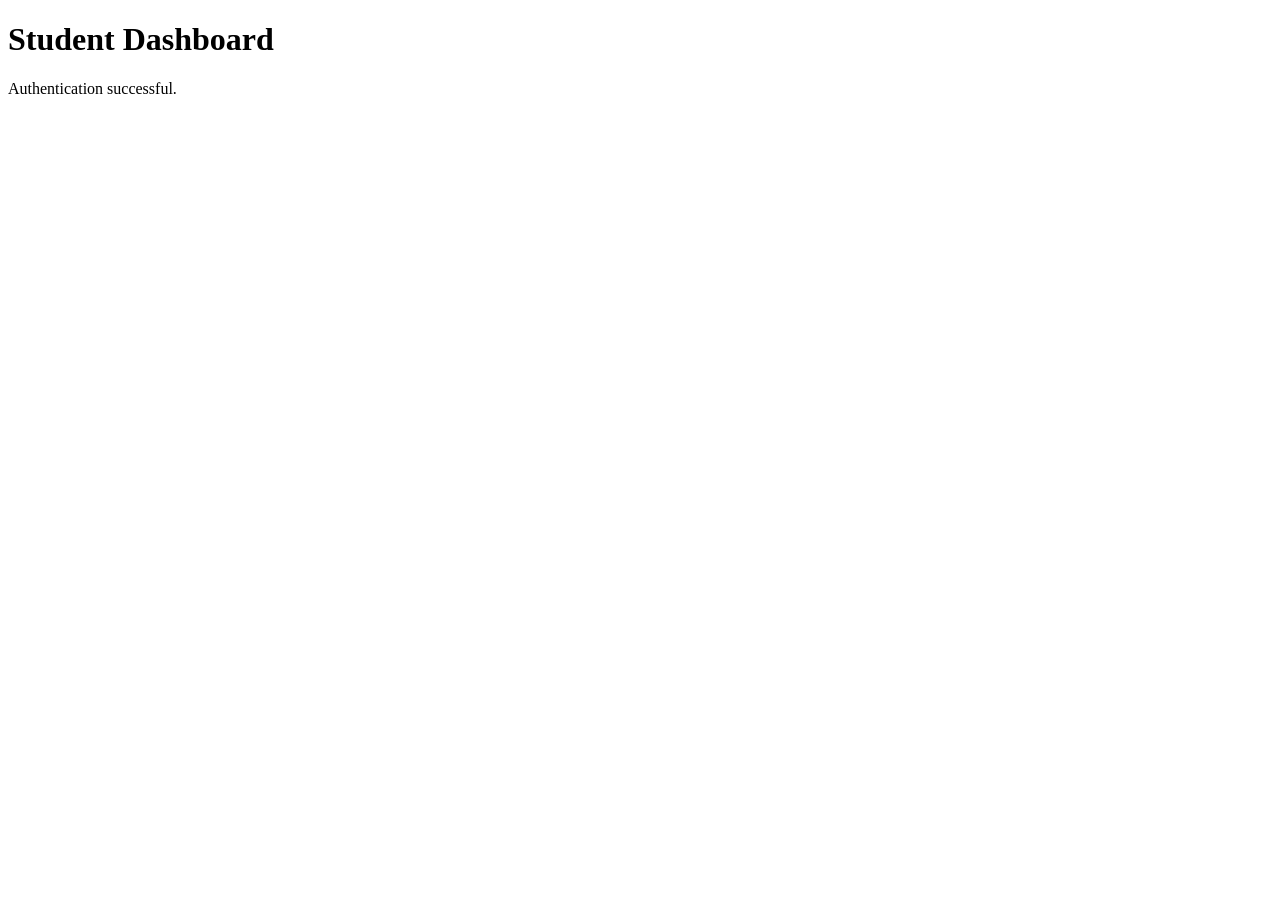
<file: frontend/pages/student/dashboard.html>
<!DOCTYPE html>
<html lang="en">

<head>

    <meta charset="UTF-8">

    <meta
        name="viewport"
        content="width=device-width, initial-scale=1.0"
    >

    <title>
        Power School | Student Dashboard
    </title>

</head>

<body>

    <main>

        <h1>
            Student Dashboard
        </h1>

        <p>
            Authentication successful.
        </p>

    </main>

</body>

</html>
</file>
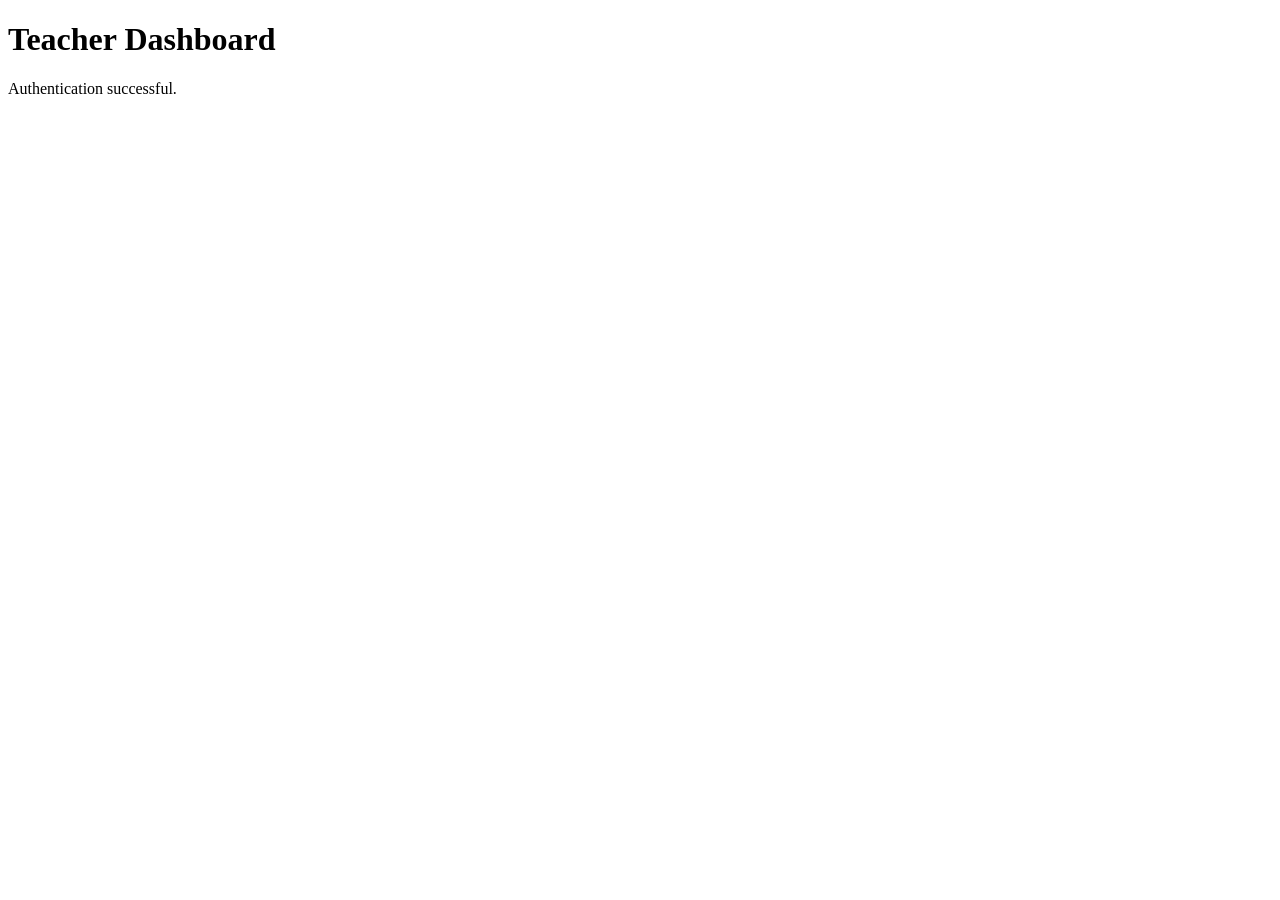
<file: frontend/pages/teacher/dashboard.html>
<!DOCTYPE html>
<html lang="en">

<head>

    <meta charset="UTF-8">

    <meta
        name="viewport"
        content="width=device-width, initial-scale=1.0"
    >

    <title>
        Power School | Teacher Dashboard
    </title>

</head>

<body>

    <main>

        <h1>
            Teacher Dashboard
        </h1>

        <p>
            Authentication successful.
        </p>

    </main>

</body>

</html>
</file>
<file: frontend/css/global.css>
/* =========================================
   POWER SCHOOL - GLOBAL STYLES
========================================= */

* {
    box-sizing: border-box;
    margin: 0;
    padding: 0;
}

:root {
    --primary: #2563eb;
    --primary-dark: #1d4ed8;

    --text-primary: #172033;
    --text-secondary: #667085;

    --border: #d9dee8;

    --background: #f5f7fb;
    --white: #ffffff;

    --danger: #dc2626;
    --success: #16a34a;
}

html {
    font-size: 16px;
}

body {
    min-height: 100vh;

    font-family:
        Inter,
        "Segoe UI",
        Roboto,
        Arial,
        sans-serif;

    color: var(--text-primary);
    background: var(--background);

    -webkit-font-smoothing: antialiased;
    text-rendering: optimizeLegibility;
}

button,
input,
textarea,
select {
    font: inherit;
}

button {
    cursor: pointer;
}

button:disabled {
    cursor: not-allowed;
}

a {
    color: inherit;
    text-decoration: none;
}

img {
    max-width: 100%;
    display: block;
}
</file>
<file: frontend/css/login.css>
/* =========================================================
   POWER SCHOOL - LOGIN PAGE
   ========================================================= */

/* ---------------------------------------------------------
   Login Page Layout
   --------------------------------------------------------- */

.login-page {
    min-height: 100vh;
    display: grid;
    grid-template-columns: 44% 56%;
    background: var(--background);
}


/* ---------------------------------------------------------
   Left Branding Section
   --------------------------------------------------------- */

.login-brand {
    position: relative;
    min-height: 100vh;
    padding: 60px 70px 40px;
    display: flex;
    flex-direction: column;
    justify-content: space-between;
    overflow: hidden;

    background: linear-gradient(
        145deg,
        #1e3a8a 0%,
        #2563eb 55%,
        #1d4ed8 100%
    );

    color: var(--white);
}


/* Decorative background shapes */

.login-brand::before {
    content: "";
    position: absolute;
    width: 420px;
    height: 420px;
    border-radius: 50%;
    background: rgba(255, 255, 255, 0.04);
    top: -180px;
    right: -180px;
}

.login-brand::after {
    content: "";
    position: absolute;
    width: 320px;
    height: 320px;
    border-radius: 50%;
    background: rgba(255, 255, 255, 0.035);
    bottom: -150px;
    left: -150px;
}


/* ---------------------------------------------------------
   Brand Content
   --------------------------------------------------------- */

.brand-content {
    position: relative;
    z-index: 1;
    max-width: 600px;
}


/* ---------------------------------------------------------
   School Logo
   --------------------------------------------------------- */

.school-logo {
    width: 150px;
    height: 150px;

    display: flex;
    align-items: center;
    justify-content: center;

    margin: 0 0 28px;

    background: #ffffff;
    border-radius: 50%;

    overflow: hidden;

    box-shadow:
        0 12px 30px rgba(0, 0, 0, 0.18);
}


.school-logo img {
    width: 100%;
    height: 100%;

    display: block;

    object-fit: contain;
}


/* ---------------------------------------------------------
   Brand Heading
   --------------------------------------------------------- */

.brand-content h1 {
    margin: 0 0 8px;

    font-size: clamp(2.5rem, 4vw, 4rem);
    font-weight: 800;
    line-height: 1.05;
    letter-spacing: -1.5px;

    color: #ffffff;
}


.brand-content > p:not(.brand-description) {
    margin: 0;

    font-size: 1.25rem;
    line-height: 1.5;

    color: rgba(255, 255, 255, 0.88);
}


/* ---------------------------------------------------------
   Brand Divider
   --------------------------------------------------------- */

.brand-divider {
    width: 102px;
    height: 5px;

    margin: 36px 0 28px;

    border-radius: 10px;

    background: rgba(255, 255, 255, 0.9);
}


/* ---------------------------------------------------------
   Brand Description
   --------------------------------------------------------- */

.brand-description {
    max-width: 520px;

    margin: 0;

    font-size: 1rem;
    line-height: 1.7;

    color: rgba(255, 255, 255, 0.78);
}


/* ---------------------------------------------------------
   Brand Footer
   --------------------------------------------------------- */

.brand-footer {
    position: relative;
    z-index: 1;

    display: flex;
    justify-content: space-between;
    align-items: center;

    gap: 20px;

    font-size: 0.85rem;

    color: rgba(255, 255, 255, 0.65);
}


/* ---------------------------------------------------------
   Right Login Section
   --------------------------------------------------------- */

.login-section {
    min-height: 100vh;

    display: flex;
    align-items: center;
    justify-content: center;

    padding: 60px 80px;

    background: #f5f7fb;
}


/* ---------------------------------------------------------
   Login Card
   --------------------------------------------------------- */

.login-card {
    width: 100%;
    max-width: 670px;
}


/* ---------------------------------------------------------
   Mobile Logo
   --------------------------------------------------------- */

.mobile-logo {
    display: none;
}

.school-logo.small {
    width: 120px;
    height: 120px;

    margin: 0 auto 24px;
}


/* ---------------------------------------------------------
   Login Header
   --------------------------------------------------------- */

.login-header {
    margin-bottom: 46px;
}


.welcome-text {
    margin: 0 0 12px;

    font-size: 1rem;
    font-weight: 700;

    letter-spacing: 0.08em;
    text-transform: uppercase;

    color: var(--primary);
}


.login-header h2 {
    margin: 0 0 16px;

    font-size: clamp(2rem, 3vw, 2.7rem);
    font-weight: 750;

    line-height: 1.15;
    letter-spacing: -0.8px;

    color: var(--text-primary);
}


.login-header > p:last-child {
    margin: 0;

    font-size: 1.05rem;
    line-height: 1.6;

    color: var(--text-secondary);
}


/* ---------------------------------------------------------
   Login Form
   --------------------------------------------------------- */

.login-form {
    width: 100%;
}


.form-group {
    margin-bottom: 30px;
}


.form-group label {
    display: block;

    margin-bottom: 11px;

    font-size: 1rem;
    font-weight: 650;

    color: var(--text-primary);
}


/* ---------------------------------------------------------
   Input Wrapper
   --------------------------------------------------------- */

.input-wrapper {
    position: relative;

    width: 100%;
}


.input-wrapper input {
    width: 100%;
    height: 76px;

    padding: 0 58px 0 72px;

    border: 1px solid #d6dce7;
    border-radius: 14px;

    outline: none;

    background: #ffffff;

    font-size: 1.05rem;
    color: var(--text-primary);

    transition:
        border-color 0.2s ease,
        box-shadow 0.2s ease,
        background 0.2s ease;
}


.input-wrapper input::placeholder {
    color: #9aa7bb;
}


.input-wrapper input:hover {
    border-color: #b8c3d4;
}


.input-wrapper input:focus {
    border-color: var(--primary);

    box-shadow:
        0 0 0 4px rgba(37, 99, 235, 0.1);

    background: #ffffff;
}


/* ---------------------------------------------------------
   Input Icons
   --------------------------------------------------------- */

.input-icon {
    position: absolute;

    left: 28px;
    top: 50%;

    transform: translateY(-50%);

    display: flex;
    align-items: center;
    justify-content: center;

    width: 24px;
    height: 24px;

    font-size: 1.2rem;

    pointer-events: none;

    opacity: 0.75;
}


/* ---------------------------------------------------------
   Password Toggle
   --------------------------------------------------------- */

.password-toggle {
    position: absolute;

    right: 20px;
    top: 50%;

    transform: translateY(-50%);

    border: none;
    background: transparent;

    padding: 8px;

    font-size: 0.95rem;
    font-weight: 700;

    color: var(--primary);

    cursor: pointer;
}


.password-toggle:hover {
    color: var(--primary-dark);
}


.password-toggle:focus-visible {
    outline: 2px solid var(--primary);
    outline-offset: 2px;
    border-radius: 5px;
}


/* ---------------------------------------------------------
   Field Errors
   --------------------------------------------------------- */

.field-error {
    display: block;

    min-height: 20px;

    margin-top: 7px;

    font-size: 0.85rem;

    color: var(--danger);
}


/* ---------------------------------------------------------
   Login Error
   --------------------------------------------------------- */

.login-error {
    display: none;

    margin-bottom: 20px;
    padding: 13px 16px;

    border: 1px solid rgba(220, 38, 38, 0.2);
    border-radius: 10px;

    background: rgba(220, 38, 38, 0.06);

    font-size: 0.9rem;
    line-height: 1.5;

    color: var(--danger);
}


.login-error.visible {
    display: block;
}


/* ---------------------------------------------------------
   Sign In Button
   --------------------------------------------------------- */

.login-button {
    position: relative;

    width: 100%;
    height: 76px;

    display: flex;
    align-items: center;
    justify-content: center;

    border: none;
    border-radius: 14px;

    background: var(--primary);

    color: #ffffff;

    font-size: 1.05rem;
    font-weight: 700;

    box-shadow:
        0 8px 20px rgba(37, 99, 235, 0.2);

    transition:
        background 0.2s ease,
        transform 0.15s ease,
        box-shadow 0.2s ease;
}


.login-button:hover:not(:disabled) {
    background: var(--primary-dark);

    transform: translateY(-1px);

    box-shadow:
        0 10px 24px rgba(37, 99, 235, 0.28);
}


.login-button:active:not(:disabled) {
    transform: translateY(0);
}


.login-button:focus-visible {
    outline: 3px solid rgba(37, 99, 235, 0.25);
    outline-offset: 3px;
}


.login-button:disabled {
    opacity: 0.7;
}


/* ---------------------------------------------------------
   Loading Spinner
   --------------------------------------------------------- */

.spinner {
    display: none;

    width: 20px;
    height: 20px;

    margin-left: 10px;

    border: 2px solid rgba(255, 255, 255, 0.35);
    border-top-color: #ffffff;

    border-radius: 50%;

    animation: login-spin 0.7s linear infinite;
}


.login-button.loading .spinner {
    display: block;
}


.login-button.loading #loginButtonText {
    opacity: 0.9;
}


@keyframes login-spin {
    to {
        transform: rotate(360deg);
    }
}


/* ---------------------------------------------------------
   Login Footer
   --------------------------------------------------------- */

.login-footer {
    margin-top: 32px;

    text-align: center;
}


.login-footer p {
    margin: 0;

    font-size: 0.9rem;

    color: #718096;
}


/* =========================================================
   TABLET
   ========================================================= */

@media (max-width: 1100px) {

    .login-page {
        grid-template-columns: 42% 58%;
    }

    .login-brand {
        padding: 50px 45px 35px;
    }

    .login-section {
        padding: 50px 55px;
    }

    .school-logo {
        width: 140px;
        height: 140px;
    }

    .brand-content h1 {
        font-size: 2.8rem;
    }

    .input-wrapper input,
    .login-button {
        height: 70px;
    }
}


/* =========================================================
   TABLET / SMALL LAPTOP
   ========================================================= */

@media (max-width: 850px) {

    .login-page {
        grid-template-columns: 1fr;
    }

    .login-brand {
        min-height: auto;

        padding: 45px 40px;

        text-align: center;
    }

    .brand-content {
        max-width: 600px;
        margin: 0 auto;
    }

    .school-logo {
        width: 140px;
        height: 140px;

        margin: 0 auto 24px;
    }

    .brand-content h1 {
        font-size: 2.7rem;
    }

    .brand-divider {
        margin: 28px auto 22px;
    }

    .brand-description {
        margin: 0 auto;
    }

    .brand-footer {
        display: none;
    }

    .login-section {
        min-height: auto;

        padding: 60px 40px;
    }

    .login-card {
        max-width: 620px;
    }
}


/* =========================================================
   MOBILE
   ========================================================= */

@media (max-width: 600px) {

    .login-brand {
        padding: 35px 25px 40px;
    }

    .school-logo {
        width: 115px;
        height: 115px;

        margin-bottom: 20px;
    }

    .brand-content h1 {
        font-size: 2.1rem;
        letter-spacing: -0.8px;
    }

    .brand-content > p:not(.brand-description) {
        font-size: 1rem;
    }

    .brand-divider {
        width: 80px;
        height: 4px;

        margin: 22px auto 20px;
    }

    .brand-description {
        font-size: 0.9rem;
        line-height: 1.6;
    }

    .login-section {
        padding: 45px 22px;
    }

    .login-card {
        max-width: 100%;
    }

    .mobile-logo {
        display: block;
        margin-bottom: 25px;
    }

    .school-logo.small {
        width: 105px;
        height: 105px;

        margin: 0 auto;
    }

    .login-header {
        margin-bottom: 35px;
    }

    .login-header h2 {
        font-size: 1.9rem;
    }

    .login-header > p:last-child {
        font-size: 0.95rem;
    }

    .form-group {
        margin-bottom: 25px;
    }

    .input-wrapper input {
        height: 64px;

        padding-left: 60px;

        font-size: 1rem;

        border-radius: 12px;
    }

    .input-icon {
        left: 22px;
    }

    .password-toggle {
        right: 14px;
    }

    .login-button {
        height: 64px;

        border-radius: 12px;
    }
}


/* =========================================================
   VERY SMALL MOBILE
   ========================================================= */

@media (max-width: 400px) {

    .login-brand {
        padding: 30px 20px 35px;
    }

    .school-logo {
        width: 100px;
        height: 100px;
    }

    .brand-content h1 {
        font-size: 1.85rem;
    }

    .login-section {
        padding: 35px 18px;
    }

    .login-header h2 {
        font-size: 1.7rem;
    }

    .input-wrapper input {
        height: 60px;
        padding-left: 56px;
    }

    .login-button {
        height: 60px;
    }
}
</file>
<file: frontend/css/admin-classes.css>
/* =========================================================
   POWER SCHOOL
   ADMIN CLASSES & SECTIONS
   SINGLE PAGE CSS
   ========================================================= */


/* =========================================================
   RESET
   ========================================================= */

* {
    box-sizing: border-box;
    margin: 0;
    padding: 0;
}


html {
    width: 100%;
    min-height: 100%;
}


body {
    width: 100%;
    min-height: 100vh;

    font-family:
        Inter,
        "Segoe UI",
        Arial,
        sans-serif;

    background: #eef2f7;
    color: #172033;
}


/* =========================================================
   LAYOUT
   ========================================================= */

.admin-layout {
    display: flex;

    width: 100%;
    min-height: 100vh;

    overflow: hidden;
}


/* =========================================================
   SIDEBAR
   ========================================================= */

.sidebar {
    position: fixed;

    top: 0;
    left: 0;
    bottom: 0;

    width: 280px;

    display: flex;
    flex-direction: column;

    background: #eaf3ff;

    border-right: 1px solid #cbd9ea;

    z-index: 100;
}


/* =========================================================
   SIDEBAR BRAND
   ========================================================= */

.sidebar-brand {
    flex-shrink: 0;

    background: #ffffff;

    border-bottom: 1px solid #d8e2ee;
}


.logo-container {
    width: 100%;
    height: 265px;

    display: flex;
    align-items: center;
    justify-content: center;

    padding: 22px;
}


.sidebar-logo {
    width: 210px;
    height: 210px;

    object-fit: contain;

    display: block;
}


.school-brand {
    padding: 12px 22px 18px;

    background: #eaf3ff;
}


.school-brand h2 {
    color: #182b4d;

    font-size: 27px;
    font-weight: 800;

    line-height: 1.1;
}


.school-brand span {
    display: block;

    margin-top: 6px;

    color: #304766;

    font-size: 18px;
}


/* =========================================================
   SIDEBAR NAVIGATION
   IMPORTANT: THIS AREA SCROLLS
   ========================================================= */

.sidebar-nav {
    flex: 1;

    min-height: 0;

    overflow-y: auto;
    overflow-x: hidden;

    padding: 14px 10px 18px;

    scrollbar-width: thin;
    scrollbar-color: #b8c9dd transparent;
}


/* Chrome / Edge scrollbar */

.sidebar-nav::-webkit-scrollbar {
    width: 7px;
}


.sidebar-nav::-webkit-scrollbar-track {
    background: transparent;
}


.sidebar-nav::-webkit-scrollbar-thumb {
    background: #b8c9dd;
    border-radius: 10px;
}


.sidebar-nav::-webkit-scrollbar-thumb:hover {
    background: #94aac5;
}


/* =========================================================
   NAV ITEMS
   ========================================================= */

.nav-item {
    width: 100%;
    min-height: 54px;

    display: flex;
    align-items: center;

    gap: 15px;

    margin-bottom: 5px;
    padding: 0 17px;

    border-radius: 11px;

    color: #536b8b;

    text-decoration: none;

    font-size: 16px;
    font-weight: 650;

    transition:
        background-color 0.18s ease,
        color 0.18s ease,
        transform 0.18s ease;
}


.nav-item:hover {
    background: #dbeaff;
    color: #1c4f8f;
}


.nav-item.active {
    background: #2867e8;
    color: #ffffff;

    box-shadow:
        0 5px 14px rgba(40, 103, 232, 0.22);
}


.nav-icon {
    width: 25px;

    flex-shrink: 0;

    display: flex;
    align-items: center;
    justify-content: center;

    font-size: 19px;

    line-height: 1;
}


.nav-item.active .nav-icon {
    color: #ffffff;
}


/* =========================================================
   SIDEBAR BOTTOM
   ========================================================= */

.sidebar-bottom {
    flex-shrink: 0;

    padding: 15px;

    background: #eaf3ff;

    border-top: 1px solid #cbd9ea;
}


.sidebar-date {
    margin-bottom: 12px;

    text-align: center;
}


.sidebar-date strong {
    display: block;

    color: #243b5d;

    font-size: 14px;
    font-weight: 750;
}


.sidebar-date span {
    display: block;

    margin-top: 3px;

    color: #60738f;

    font-size: 12px;
}


.logout-button {
    width: 100%;
    height: 43px;

    border: 1px solid #cad6e5;
    border-radius: 9px;

    background: #ffffff;

    color: #3d5675;

    font-family: inherit;

    font-size: 14px;
    font-weight: 700;

    cursor: pointer;

    transition:
        background-color 0.18s ease,
        border-color 0.18s ease,
        color 0.18s ease;
}


.logout-button:hover {
    background: #fef3f2;

    border-color: #f1b8b2;

    color: #b42318;
}


/* =========================================================
   MAIN CONTENT
   ========================================================= */

.main-content {
    width: calc(100% - 280px);

    min-height: 100vh;

    margin-left: 280px;

    background: #eef2f7;
}


/* =========================================================
   TOP BAR
   ========================================================= */

.topbar {
    min-height: 120px;

    display: flex;
    align-items: center;
    justify-content: space-between;

    gap: 25px;

    padding: 22px 44px;

    background: #173f78;

    color: #ffffff;

    box-shadow:
        0 4px 14px rgba(15, 23, 42, 0.12);
}


.topbar-title h1 {
    margin: 0;

    font-size: 45px;
    font-weight: 800;

    line-height: 1.1;
}


.topbar-title p {
    margin-top: 7px;

    color: #ffffff;

    font-size: 22px;
}


.topbar-school {
    flex-shrink: 0;

    color: #ffffff;

    font-size: 24px;
    font-weight: 500;
}


/* =========================================================
   PAGE CONTENT
   ========================================================= */

.page-content {
    padding: 34px 42px 50px;

    min-height: calc(100vh - 120px);
}


/* =========================================================
   PAGE HEADER
   ========================================================= */

.page-header {
    display: flex;
    justify-content: space-between;
    align-items: flex-start;

    gap: 25px;

    margin-bottom: 26px;
}


.page-header h2 {
    margin-bottom: 7px;

    color: #172033;

    font-size: 32px;
    font-weight: 750;
}


.page-header p {
    color: #60738f;

    font-size: 17px;
}


.page-actions {
    display: flex;

    gap: 14px;

    flex-shrink: 0;
}


/* =========================================================
   BUTTONS
   ========================================================= */

.primary-button,
.secondary-button {
    min-height: 48px;

    padding: 0 21px;

    border-radius: 10px;

    font-family: inherit;

    font-size: 15px;
    font-weight: 700;

    cursor: pointer;

    transition:
        background-color 0.18s ease,
        border-color 0.18s ease,
        box-shadow 0.18s ease,
        transform 0.12s ease;
}


.primary-button {
    border: 1px solid #19549a;

    background: #19549a;

    color: #ffffff;
}


.primary-button:hover:not(:disabled) {
    background: #14457f;

    border-color: #14457f;

    box-shadow:
        0 5px 14px rgba(25, 84, 154, 0.2);
}


.secondary-button {
    border: 1px solid #c9d5e3;

    background: #ffffff;

    color: #214875;
}


.secondary-button:hover:not(:disabled) {
    background: #f7faff;

    border-color: #aebed2;
}


.primary-button:active:not(:disabled),
.secondary-button:active:not(:disabled) {
    transform: translateY(1px);
}


.primary-button:disabled,
.secondary-button:disabled {
    opacity: 0.65;

    cursor: not-allowed;
}


/* =========================================================
   PAGE MESSAGE
   ========================================================= */

.page-message {
    margin-bottom: 20px;

    padding: 13px 16px;

    border-radius: 9px;

    font-size: 14px;
    font-weight: 650;
}


.page-message.success {
    background: #ecfdf3;

    border: 1px solid #abefc6;

    color: #067647;
}


.page-message.error {
    background: #fef3f2;

    border: 1px solid #fecdca;

    color: #b42318;
}


/* =========================================================
   CONTENT CARDS
   ========================================================= */

.content-card {
    margin-bottom: 24px;

    padding: 26px;

    background: #ffffff;

    border: 1px solid #d5dfeb;

    border-radius: 15px;

    box-shadow:
        0 5px 18px rgba(15, 23, 42, 0.07);
}


.card-header {
    display: flex;

    justify-content: space-between;
    align-items: flex-start;

    gap: 20px;

    margin-bottom: 23px;
}


.card-header h3 {
    margin-bottom: 6px;

    color: #172033;

    font-size: 22px;
    font-weight: 750;
}


.card-header p {
    color: #61738f;

    font-size: 15px;
}


.count-badge {
    min-width: 45px;
    height: 45px;

    display: flex;
    align-items: center;
    justify-content: center;

    padding: 0 12px;

    border-radius: 50%;

    background: #e7f0fc;

    color: #14509a;

    font-size: 16px;
    font-weight: 800;
}


/* =========================================================
   LOADING
   ========================================================= */

.loading-state {
    min-height: 150px;

    display: flex;
    align-items: center;
    justify-content: center;

    color: #60738f;

    font-size: 14px;
}


.loading-state::before {
    content: "";

    width: 19px;
    height: 19px;

    margin-right: 10px;

    border: 3px solid #d9e3ef;

    border-top-color: #1d5ca8;

    border-radius: 50%;

    animation: spin 0.8s linear infinite;
}


/* =========================================================
   ERROR
   ========================================================= */

.state-message {
    padding: 25px;

    border-radius: 10px;

    text-align: center;

    font-size: 14px;
    font-weight: 600;
}


.error-state {
    background: #fff7f6;

    border: 1px solid #fecdca;

    color: #b42318;
}


/* =========================================================
   EMPTY
   ========================================================= */

.empty-state {
    padding: 42px 20px;

    text-align: center;

    border: 1px dashed #cbd7e5;

    border-radius: 10px;

    background: #f8fafc;
}


.empty-icon {
    width: 52px;
    height: 52px;

    margin: 0 auto 13px;

    display: flex;
    align-items: center;
    justify-content: center;

    border-radius: 50%;

    background: #e8f1fc;

    color: #164b8f;

    font-size: 22px;
}


.empty-state h4 {
    margin-bottom: 7px;

    color: #344054;

    font-size: 16px;
}


.empty-state p {
    color: #667085;

    font-size: 13px;
}


/* =========================================================
   TABLE
   ========================================================= */

.table-container {
    width: 100%;

    overflow-x: auto;
}


.data-table {
    width: 100%;

    min-width: 550px;

    border-collapse: collapse;
}


.data-table th {
    padding: 14px 16px;

    background: #f6f8fb;

    border-bottom: 1px solid #dce3ec;

    color: #475467;

    font-size: 12px;
    font-weight: 800;

    text-align: left;

    text-transform: uppercase;

    letter-spacing: 0.02em;
}


.data-table td {
    padding: 16px;

    border-bottom: 1px solid #eaecf0;

    color: #344054;

    font-size: 14px;
}


.data-table tbody tr:last-child td {
    border-bottom: none;
}


.data-table tbody tr:hover {
    background: #f8fbff;
}


.data-table td:first-child {
    width: 55px;

    color: #667085;

    font-weight: 700;
}


/* =========================================================
   MODAL
   ========================================================= */

.modal-overlay {
    position: fixed;

    inset: 0;

    z-index: 1000;

    display: flex;

    align-items: center;
    justify-content: center;

    padding: 20px;

    background: rgba(15, 23, 42, 0.52);

    backdrop-filter: blur(3px);
}


.modal {
    width: min(100%, 500px);

    max-height: calc(100vh - 40px);

    overflow-y: auto;

    background: #ffffff;

    border: 1px solid #d8e1eb;

    border-radius: 14px;

    box-shadow:
        0 25px 60px rgba(15, 23, 42, 0.22);

    animation: modalIn 0.18s ease-out;
}


.modal-header {
    display: flex;

    justify-content: space-between;
    align-items: flex-start;

    gap: 20px;

    padding: 22px;

    border-bottom: 1px solid #eaecf0;
}


.modal-header h3 {
    margin-bottom: 5px;

    color: #172033;

    font-size: 19px;
}


.modal-header p {
    color: #667085;

    font-size: 13px;
}


.modal-close {
    width: 36px;
    height: 36px;

    display: flex;
    align-items: center;
    justify-content: center;

    border: none;
    border-radius: 8px;

    background: transparent;

    color: #667085;

    font-size: 25px;

    cursor: pointer;
}


.modal-close:hover {
    background: #f2f4f7;

    color: #344054;
}


/* =========================================================
   FORMS
   ========================================================= */

#classForm,
#sectionForm {
    padding: 22px;
}


.form-group {
    margin-bottom: 18px;
}


.form-group label {
    display: block;

    margin-bottom: 7px;

    color: #344054;

    font-size: 13px;
    font-weight: 700;
}


.form-group input,
.form-group select {
    width: 100%;

    min-height: 46px;

    padding: 0 13px;

    border: 1px solid #cbd5e1;

    border-radius: 9px;

    background: #ffffff;

    color: #172033;

    font-family: inherit;

    font-size: 14px;

    outline: none;
}


.form-group input:focus,
.form-group select:focus {
    border-color: #3e82cf;

    box-shadow:
        0 0 0 3px rgba(62, 130, 207, 0.12);
}


.form-group input::placeholder {
    color: #98a2b3;
}


/* =========================================================
   FORM MESSAGE
   ========================================================= */

.form-message {
    margin-bottom: 18px;

    padding: 11px 13px;

    border-radius: 8px;

    font-size: 13px;
    font-weight: 600;
}


.form-message.error {
    background: #fef3f2;

    border: 1px solid #fecdca;

    color: #b42318;
}


/* =========================================================
   MODAL ACTIONS
   ========================================================= */

.modal-actions {
    display: flex;

    justify-content: flex-end;

    gap: 10px;
}


.modal-actions button {
    min-width: 110px;
}


/* =========================================================
   BUTTON SPINNER
   ========================================================= */

.button-spinner {
    display: inline-block;

    width: 15px;
    height: 15px;

    margin-left: 7px;

    vertical-align: -3px;

    border: 2px solid rgba(255, 255, 255, 0.4);

    border-top-color: #ffffff;

    border-radius: 50%;

    animation: spin 0.7s linear infinite;
}


/* =========================================================
   UTILITY
   ========================================================= */

.hidden {
    display: none !important;
}


/* =========================================================
   ANIMATIONS
   ========================================================= */

@keyframes spin {

    to {
        transform: rotate(360deg);
    }

}


@keyframes modalIn {

    from {
        opacity: 0;

        transform:
            translateY(8px)
            scale(0.98);
    }

    to {
        opacity: 1;

        transform:
            translateY(0)
            scale(1);
    }

}


/* =========================================================
   TABLET
   ========================================================= */

@media (max-width: 1100px) {

    .sidebar {
        width: 240px;
    }


    .main-content {
        width: calc(100% - 240px);

        margin-left: 240px;
    }


    .logo-container {
        height: 220px;
    }


    .sidebar-logo {
        width: 170px;
        height: 170px;
    }


    .topbar {
        padding: 20px 28px;
    }


    .topbar-title h1 {
        font-size: 36px;
    }


    .topbar-title p {
        font-size: 18px;
    }


    .page-content {
        padding: 28px;
    }

}


/* =========================================================
   MOBILE
   ========================================================= */

@media (max-width: 760px) {

    .admin-layout {
        overflow: visible;
    }


    .sidebar {
        position: relative;

        width: 100%;
        height: auto;

        min-height: 0;
    }


    .sidebar-nav {
        max-height: 310px;

        flex: none;
    }


    .main-content {
        width: 100%;

        margin-left: 0;
    }


    .topbar {
        min-height: auto;

        padding: 22px 18px;

        align-items: flex-start;

        flex-direction: column;
    }


    .topbar-title h1 {
        font-size: 30px;
    }


    .topbar-title p {
        font-size: 16px;
    }


    .topbar-school {
        font-size: 18px;
    }


    .page-content {
        padding: 20px 16px 35px;
    }


    .page-header {
        flex-direction: column;
    }


    .page-header h2 {
        font-size: 26px;
    }


    .page-actions {
        width: 100%;

        flex-direction: column;
    }


    .page-actions button {
        width: 100%;
    }


    .content-card {
        padding: 18px;
    }

}


/* =========================================================
   SMALL MOBILE
   ========================================================= */

@media (max-width: 480px) {

    .logo-container {
        height: 180px;
    }


    .sidebar-logo {
        width: 135px;
        height: 135px;
    }


    .school-brand {
        padding: 10px 18px 15px;
    }


    .school-brand h2 {
        font-size: 23px;
    }


    .school-brand span {
        font-size: 16px;
    }


    .nav-item {
        min-height: 50px;

        font-size: 14px;
    }


    .topbar-title h1 {
        font-size: 26px;
    }


    .topbar-title p {
        font-size: 14px;
    }


    .card-header {
        align-items: center;
    }


    .modal-overlay {
        padding: 10px;
    }


    .modal-header,
    #classForm,
    #sectionForm {
        padding: 18px;
    }


    .modal-actions {
        flex-direction: column-reverse;
    }


    .modal-actions button {
        width: 100%;
    }

}
.logo-container {
    width: 100%;
    height: 170px;

    display: flex;
    align-items: center;
    justify-content: center;

    padding: 15px;
}

.sidebar-logo {
    width: 125px;
    height: 125px;

    object-fit: contain;
    display: block;
}
.logo-container {
    height: 150px;
}

.sidebar-logo {
    width: 110px;
    height: 110px;
}
.logo-container {
    height: 135px;
}

.sidebar-logo {
    width: 90px;
    height: 90px;
}
</file>
<file: frontend/css/admin-dashboard.css>
/* =========================================
   ADMIN DASHBOARD
========================================= */

:root {
    --sidebar-width: 270px;

    --primary: #2563eb;
    --primary-dark: #1746a2;
    --primary-light: #eaf3ff;

    --topbar: #123b7a;
    --topbar-dark: #0d2f63;

    --sidebar-bg: #eaf3ff;

    --page-bg: #eef2f7;

    --text-primary: #14213d;
    --text-secondary: #596780;
    --text-muted: #8794aa;

    --border: #d9e1ec;

    --white: #ffffff;

    --success: #15803d;
    --success-bg: #ecfdf3;

    --shadow-sm:
        0 3px 10px rgba(30, 55, 90, 0.08);

    --shadow-md:
        0 8px 22px rgba(30, 55, 90, 0.12);

    --shadow-lg:
        0 14px 35px rgba(30, 55, 90, 0.14);
}


/* =========================================
   BODY
========================================= */

body {
    background: var(--page-bg);
    color: var(--text-primary);
}


/* =========================================
   LAYOUT
========================================= */

.dashboard-layout {
    min-height: 100vh;
    display: flex;
}


/* =========================================
   SIDEBAR
========================================= */

.sidebar {
    width: var(--sidebar-width);
    height: 100vh;

    position: fixed;
    left: 0;
    top: 0;

    display: flex;
    flex-direction: column;

    background: var(--sidebar-bg);

    border-right: 1px solid #cbd9ed;

    z-index: 1000;

    box-shadow:
        3px 0 12px rgba(30, 55, 90, 0.06);
}


/* =========================================
   SIDEBAR HEADER
========================================= */

.sidebar-header {
    min-height: 98px;

    display: flex;
    align-items: center;
    justify-content: space-between;

    padding: 18px 20px;

    background: #e4f0ff;

    border-bottom: 1px solid #cbd9ed;
}


.school-brand {
    display: flex;
    align-items: center;

    gap: 12px;
}


.school-logo-wrapper {
    width: 54px;
    height: 54px;

    display: flex;
    align-items: center;
    justify-content: center;

    background: #ffffff;

    border-radius: 50%;

    overflow: hidden;

    flex-shrink: 0;

    border: 2px solid rgba(37, 99, 235, 0.12);

    box-shadow:
        0 3px 8px rgba(30, 55, 90, 0.10);
}


.school-logo {
    width: 100%;
    height: 100%;

    object-fit: contain;
}


.school-brand-text h2 {
    margin: 0;

    color: #123b7a;

    font-size: 17px;
    line-height: 1.2;

    font-weight: 750;
}


.school-brand-text span {
    display: block;

    margin-top: 4px;

    color: #6c82a0;

    font-size: 10px;
    font-weight: 600;
}


.sidebar-close {
    display: none;

    border: 0;

    background: transparent;

    color: var(--text-secondary);

    font-size: 25px;

    cursor: pointer;
}


/* =========================================
   NAVIGATION
========================================= */

.sidebar-navigation {
    flex: 1;

    padding: 22px 14px;

    overflow-y: auto;
}


.navigation-title {
    margin: 0 10px 9px;

    color: #7185a3;

    font-size: 10px;
    font-weight: 800;

    letter-spacing: 0.1em;
}


.navigation-title-spaced {
    margin-top: 26px;
}


.nav-item {
    min-height: 45px;

    display: flex;
    align-items: center;

    gap: 12px;

    padding: 0 13px;

    margin-bottom: 5px;

    border-radius: 9px;

    color: #536783;

    font-size: 13px;
    font-weight: 600;

    text-decoration: none;

    transition:
        background 0.2s ease,
        color 0.2s ease,
        transform 0.2s ease;
}


.nav-item:hover {
    background: rgba(255, 255, 255, 0.70);

    color: #1746a2;

    transform: translateX(2px);
}


.nav-item.active {
    background: #2563eb;

    color: #ffffff;

    box-shadow:
        0 5px 12px rgba(37, 99, 235, 0.20);
}


.nav-icon {
    width: 22px;

    display: inline-flex;
    align-items: center;
    justify-content: center;

    font-size: 17px;

    flex-shrink: 0;
}


/* =========================================
   SIDEBAR BOTTOM
========================================= */

.sidebar-bottom {
    padding: 15px;

    background: rgba(255, 255, 255, 0.30);

    border-top: 1px solid #cbd9ed;
}


.sidebar-date {
    display: flex;
    align-items: center;

    gap: 11px;

    padding: 12px;

    margin-bottom: 10px;

    border-radius: 11px;

    background: rgba(255, 255, 255, 0.75);

    border: 1px solid rgba(203, 217, 237, 0.9);
}


.date-icon {
    width: 36px;
    height: 36px;

    display: flex;
    align-items: center;
    justify-content: center;

    border-radius: 9px;

    background: #e8f1ff;

    color: #2563eb;

    font-size: 18px;
}


.sidebar-date strong {
    display: block;

    color: #233b61;

    font-size: 12px;
    font-weight: 700;
}


.sidebar-date small {
    display: block;

    margin-top: 3px;

    color: #8190a7;

    font-size: 10px;
}


.logout-button {
    width: 100%;
    height: 43px;

    display: flex;
    align-items: center;
    justify-content: center;

    gap: 9px;

    border: 1px solid #c9d7ea;

    border-radius: 9px;

    background: #ffffff;

    color: #536783;

    font-size: 13px;
    font-weight: 650;

    cursor: pointer;

    transition: 0.2s ease;
}


.logout-button:hover {
    background: #fff5f5;

    border-color: #fecaca;

    color: #dc2626;
}


/* =========================================
   MAIN CONTENT
========================================= */

.main-content {
    width: calc(100% - var(--sidebar-width));

    min-height: 100vh;

    margin-left: var(--sidebar-width);
}


/* =========================================
   TOP BAR
========================================= */

.topbar {
    height: 78px;

    display: flex;
    align-items: center;
    justify-content: space-between;

    padding: 0 30px;

    background:
        linear-gradient(
            135deg,
            var(--topbar-dark),
            var(--topbar)
        );

    color: #ffffff;

    border-bottom: 1px solid #0c2a57;

    position: sticky;
    top: 0;

    z-index: 100;

    box-shadow:
        0 4px 14px rgba(18, 59, 122, 0.18);
}


.topbar-left {
    display: flex;
    align-items: center;
}


.topbar-title {
    display: flex;
    flex-direction: column;

    gap: 3px;
}


.topbar-title span {
    color: #b9d0f1;

    font-size: 10px;
    font-weight: 700;

    letter-spacing: 0.12em;
}


.topbar-title strong {
    color: #ffffff;

    font-size: 17px;
    font-weight: 700;
}


.topbar-actions {
    display: flex;
    align-items: center;
}


.icon-button {
    width: 39px;
    height: 39px;

    position: relative;

    display: flex;
    align-items: center;
    justify-content: center;

    border: 0;
    border-radius: 9px;

    background: transparent;

    color: #ffffff;

    font-size: 19px;

    cursor: pointer;
}


.icon-button:hover {
    background: rgba(255, 255, 255, 0.12);
}


.notification-dot {
    width: 7px;
    height: 7px;

    position: absolute;

    right: 7px;
    top: 7px;

    border-radius: 50%;

    background: #ff5a5f;

    border: 1px solid #123b7a;
}


.topbar-divider {
    width: 1px;
    height: 32px;

    margin: 0 16px;

    background: rgba(255, 255, 255, 0.20);
}


.user-mini-profile {
    display: flex;
    align-items: center;

    gap: 10px;
}


.user-avatar {
    width: 40px;
    height: 40px;

    display: flex;
    align-items: center;
    justify-content: center;

    border-radius: 50%;

    background: #ffffff;

    color: #1746a2;

    font-size: 13px;
    font-weight: 800;

    border: 2px solid rgba(255, 255, 255, 0.45);
}


.user-mini-info strong {
    display: block;

    max-width: 170px;

    overflow: hidden;
    text-overflow: ellipsis;
    white-space: nowrap;

    color: #ffffff;

    font-size: 12px;
}


.user-mini-info span {
    display: block;

    margin-top: 2px;

    color: #b9d0f1;

    font-size: 10px;
}


.mobile-menu-button {
    display: none;

    width: 38px;
    height: 38px;

    margin-right: 10px;

    border: 0;
    border-radius: 8px;

    background: transparent;

    color: #ffffff;

    font-size: 20px;

    cursor: pointer;
}


/* =========================================
   PAGE CONTENT
========================================= */

.page-content {
    max-width: 1500px;

    margin: 0 auto;

    padding: 30px;
}


/* =========================================
   WELCOME
========================================= */

.welcome-section {
    display: flex;
    align-items: center;
    justify-content: space-between;

    gap: 25px;

    margin-bottom: 30px;
}


.page-label {
    margin: 0 0 7px;

    color: #2563eb;

    font-size: 10px;
    font-weight: 800;

    letter-spacing: 0.11em;
}


.welcome-section h1 {
    margin: 0;

    color: #14213d;

    font-size: clamp(24px, 3vw, 31px);

    line-height: 1.2;

    letter-spacing: -0.02em;
}


.welcome-section h1 span {
    color: #1746a2;
}


.welcome-description {
    max-width: 650px;

    margin: 8px 0 0;

    color: #65758f;

    font-size: 13px;

    line-height: 1.6;
}


.welcome-date-card {
    min-width: 160px;

    padding: 15px 18px;

    border: 1px solid #d4deeb;

    border-radius: 12px;

    background: #ffffff;

    box-shadow: var(--shadow-sm);

    text-align: right;
}


.welcome-date-card span {
    display: block;

    margin-bottom: 4px;

    color: #8794aa;

    font-size: 10px;
    font-weight: 700;

    text-transform: uppercase;
}


.welcome-date-card strong {
    color: #203657;

    font-size: 13px;
}


/* =========================================
   SECTIONS
========================================= */

.dashboard-section {
    margin-bottom: 28px;
}


.section-heading {
    display: flex;
    align-items: center;
    justify-content: space-between;

    margin-bottom: 14px;
}


.section-heading h2 {
    margin: 0;

    color: #172b4d;

    font-size: 17px;
}


.section-heading p {
    margin: 4px 0 0;

    color: #7d8ca4;

    font-size: 11px;
}


/* =========================================
   OVERVIEW CARDS
========================================= */

.overview-grid {
    display: grid;

    grid-template-columns: repeat(4, 1fr);

    gap: 16px;
}


.overview-card {
    min-height: 122px;

    display: flex;
    align-items: center;

    gap: 15px;

    padding: 20px;

    border: 1px solid #d5dfeb;

    border-radius: 14px;

    background: #ffffff;

    box-shadow: var(--shadow-sm);

    transition:
        transform 0.2s ease,
        box-shadow 0.2s ease,
        border-color 0.2s ease;
}


.overview-card:hover {
    transform: translateY(-3px);

    border-color: #bfd0e5;

    box-shadow: var(--shadow-md);
}


.overview-card-icon {
    width: 48px;
    height: 48px;

    display: flex;
    align-items: center;
    justify-content: center;

    flex-shrink: 0;

    border-radius: 12px;

    font-size: 20px;
}


.students-icon {
    background: #eaf3ff;
    color: #2563eb;
}


.teachers-icon {
    background: #f0edff;
    color: #7048d8;
}


.classes-icon {
    background: #e9f9f0;
    color: #159447;
}


.attendance-icon {
    background: #fff4e7;
    color: #e96a00;
}


.overview-card-content span {
    display: block;

    color: #63738d;

    font-size: 11px;
    font-weight: 600;
}


.overview-card-content strong {
    display: block;

    margin-top: 6px;

    color: #14213d;

    font-size: 25px;

    line-height: 1;
}


.overview-card-content small {
    display: block;

    margin-top: 6px;

    color: #9aa6b8;

    font-size: 9px;
}


/* =========================================
   QUICK ACTIONS
========================================= */

.quick-actions-grid {
    display: grid;

    grid-template-columns: repeat(4, 1fr);

    gap: 15px;
}


.quick-action-card {
    min-height: 86px;

    display: flex;
    align-items: center;

    gap: 13px;

    padding: 15px;

    border: 1px solid #d5dfeb;

    border-radius: 13px;

    background: #ffffff;

    text-align: left;

    cursor: pointer;

    box-shadow: var(--shadow-sm);

    transition:
        transform 0.2s ease,
        box-shadow 0.2s ease,
        border-color 0.2s ease;
}


.quick-action-card:hover {
    transform: translateY(-3px);

    border-color: #a9c6ee;

    box-shadow: var(--shadow-md);

    background: #fbfdff;
}


.quick-action-icon {
    width: 40px;
    height: 40px;

    display: flex;
    align-items: center;
    justify-content: center;

    flex-shrink: 0;

    border-radius: 10px;

    background: #eaf3ff;

    color: #2563eb;

    font-size: 20px;
}


.quick-action-card strong {
    display: block;

    color: #172b4d;

    font-size: 12px;
}


.quick-action-card small {
    display: block;

    margin-top: 4px;

    color: #8794aa;

    font-size: 9px;
}


/* =========================================
   RECENT ACTIVITIES
========================================= */

.recent-activities-panel {
    min-height: 285px;

    margin-bottom: 20px;
}


.dashboard-panel {
    padding: 21px;

    border: 1px solid #d5dfeb;

    border-radius: 14px;

    background: #ffffff;

    box-shadow: var(--shadow-sm);
}


.panel-header {
    display: flex;
    align-items: flex-start;
    justify-content: space-between;

    gap: 15px;

    padding-bottom: 15px;

    border-bottom: 1px solid #e3e8ef;
}


.panel-header h2 {
    margin: 0;

    color: #172b4d;

    font-size: 16px;
}


.panel-header p {
    margin: 4px 0 0;

    color: #8794aa;

    font-size: 10px;
}


.text-button {
    border: 0;

    background: transparent;

    color: #2563eb;

    font-size: 10px;
    font-weight: 700;

    cursor: pointer;
}


.text-button:hover {
    color: #1746a2;
}


.empty-state {
    min-height: 200px;

    display: flex;
    flex-direction: column;
    align-items: center;
    justify-content: center;

    padding: 25px;

    text-align: center;
}


.empty-state-icon {
    width: 45px;
    height: 45px;

    display: flex;
    align-items: center;
    justify-content: center;

    margin-bottom: 11px;

    border-radius: 50%;

    background: #edf3fb;

    color: #7890af;

    font-size: 19px;
}


.empty-state h3 {
    margin: 0;

    color: #344765;

    font-size: 12px;
}


.empty-state p {
    max-width: 380px;

    margin: 7px 0 0;

    color: #94a0b1;

    font-size: 10px;

    line-height: 1.6;
}


/* =========================================
   QUOTE
========================================= */

.quote-card {
    display: flex;
    align-items: center;

    gap: 15px;

    padding: 21px 24px;

    border: 1px solid #cbdcf2;

    border-radius: 14px;

    background:
        linear-gradient(
            135deg,
            #eaf3ff 0%,
            #f5f9ff 100%
        );

    box-shadow: var(--shadow-sm);
}


.quote-mark {
    color: #2563eb;

    font-size: 44px;

    line-height: 1;

    font-family: Georgia, serif;
}


.quote-card p {
    margin: 0;

    color: #1d3557;

    font-size: 13px;

    font-weight: 650;

    line-height: 1.5;
}


.quote-card span {
    display: block;

    margin-top: 5px;

    color: #7185a3;

    font-size: 9px;
}


/* =========================================
   MOBILE OVERLAY
========================================= */

.sidebar-overlay {
    display: none;
}


/* =========================================
   RESPONSIVE
========================================= */

@media (max-width: 1200px) {

    .overview-grid {
        grid-template-columns: repeat(2, 1fr);
    }

    .quick-actions-grid {
        grid-template-columns: repeat(2, 1fr);
    }

}


@media (max-width: 900px) {

    :root {
        --sidebar-width: 250px;
    }


    .sidebar {
        transform: translateX(-100%);

        transition: transform 0.25s ease;
    }


    .sidebar.sidebar-open {
        transform: translateX(0);
    }


    .sidebar-close {
        display: block;
    }


    .sidebar-overlay {
        position: fixed;

        inset: 0;

        background: rgba(15, 23, 42, 0.40);

        z-index: 900;
    }


    .sidebar-overlay.active {
        display: block;
    }


    .main-content {
        width: 100%;

        margin-left: 0;
    }


    .mobile-menu-button {
        display: flex;

        align-items: center;
        justify-content: center;
    }


    .topbar {
        padding: 0 20px;
    }

}


@media (max-width: 650px) {

    .topbar {
        height: 68px;

        padding: 0 15px;
    }


    .topbar-title {
        display: none;
    }


    .user-mini-info {
        display: none;
    }


    .topbar-divider {
        margin: 0 8px;
    }


    .page-content {
        padding: 20px 15px;
    }


    .welcome-section {
        flex-direction: column;

        align-items: flex-start;
    }


    .welcome-date-card {
        width: 100%;

        text-align: left;
    }


    .overview-grid {
        grid-template-columns: 1fr;
    }


    .quick-actions-grid {
        grid-template-columns: 1fr;
    }


    .dashboard-panel {
        padding: 17px;
    }


    .quote-card {
        align-items: flex-start;

        padding: 18px;
    }

}


@media (max-width: 400px) {

    .overview-card {
        padding: 16px;
    }


    .overview-card-content strong {
        font-size: 21px;
    }


    .welcome-section h1 {
        font-size: 23px;
    }

}
</file>
<file: frontend/css/fees-AI.css>
:root {
    --navy: #142d4e;
    --blue: #2463eb;
    --blue-light: #eaf2ff;
    --sidebar: #e3efff;
    --page: #f1f5fa;
    --text: #1e293b;
    --muted: #64748b;
    --border: #e2e8f0;
    --white: #ffffff;
    --green: #16845b;
    --orange: #b9690c;
    --red: #c43c46;
    --radius: 14px;
    --shadow: 0 4px 18px rgba(24, 49, 83, .06);
}

* {
    box-sizing: border-box;
}

body {
    margin: 0;
    color: var(--text);
    background: var(--page);
    font-family: "Segoe UI", Arial, sans-serif;
    font-size: 14px;
}

button, input, select {
    font: inherit;
}

button {
    cursor: pointer;
}

button:disabled {
    cursor: not-allowed;
    opacity: .55;
}

.hidden {
    display: none !important;
}

.app-layout {
    min-height: 100vh;
}

.sidebar {
    position: fixed;
    inset: 0 auto 0 0;
    z-index: 20;
    display: flex;
    flex-direction: column;
    width: 250px;
    padding: 20px 14px 14px;
    overflow-y: auto;
    background: var(--sidebar);
    border-right: 1px solid #d2e2f8;
}

.sidebar-brand {
    display: flex;
    align-items: center;
    gap: 10px;
    padding: 0 8px 22px;
}

.sidebar-brand img {
    width: 48px;
    height: 48px;
    object-fit: contain;
}

.sidebar-brand h2 {
    margin: 0 0 4px;
    font-size: 16px;
    color: var(--navy);
}

.sidebar-brand p {
    margin: 0;
    color: var(--muted);
    font-size: 11px;
}

.sidebar-nav {
    display: grid;
    gap: 5px;
}

.sidebar-nav a {
    display: flex;
    align-items: center;
    gap: 12px;
    min-height: 42px;
    padding: 10px 12px;
    border-radius: 9px;
    color: #40536d;
    text-decoration: none;
    transition: background .18s, color .18s;
}

.sidebar-nav a span {
    display: inline-grid;
    place-items: center;
    width: 20px;
    font-size: 17px;
}

.sidebar-nav a:hover {
    background: rgba(255, 255, 255, .65);
}

.sidebar-nav a.active {
    color: #fff;
    background: var(--blue);
    box-shadow: 0 4px 10px rgba(36, 99, 235, .2);
    font-weight: 600;
}

.sidebar-bottom {
    margin-top: auto;
    padding-top: 20px;
}

.date-card {
    display: grid;
    gap: 5px;
    padding: 13px;
    background: rgba(255, 255, 255, .75);
    border: 1px solid #d3e2f5;
    border-radius: 11px;
}

.date-card span {
    color: var(--muted);
    font-size: 12px;
}

.date-card strong {
    color: var(--navy);
    font-size: 13px;
}

.logout-button {
    width: 100%;
    margin-top: 10px;
    padding: 11px;
    text-align: left;
    color: #a4323a;
    background: transparent;
    border: 0;
    border-radius: 8px;
}

.logout-button:hover {
    background: rgba(255, 255, 255, .6);
}

.main-area {
    min-height: 100vh;
    margin-left: 250px;
}

.topbar {
    position: sticky;
    top: 0;
    z-index: 10;
    display: flex;
    align-items: center;
    justify-content: space-between;
    gap: 20px;
    min-height: 78px;
    padding: 14px 30px;
    color: white;
    background: var(--navy);
    box-shadow: 0 3px 12px rgba(14, 35, 62, .12);
}

.topbar h1 {
    margin: 0 0 5px;
    font-size: 19px;
}

.topbar p {
    margin: 0;
    color: #c4d4e9;
    font-size: 12px;
}

.admin-profile {
    display: flex;
    align-items: center;
    gap: 10px;
}

.profile-avatar {
    display: grid;
    place-items: center;
    width: 38px;
    height: 38px;
    color: var(--navy);
    background: #dceaff;
    border-radius: 50%;
    font-weight: 700;
}

.admin-profile strong,
.admin-profile span {
    display: block;
}

.admin-profile strong {
    font-size: 13px;
}

.admin-profile span {
    margin-top: 4px;
    color: #c4d4e9;
    font-size: 11px;
}

.page-content {
    max-width: 1600px;
    margin: auto;
    padding: 28px 30px 40px;
}

.page-heading {
    display: flex;
    align-items: flex-end;
    justify-content: space-between;
    gap: 18px;
    margin-bottom: 24px;
}

.eyebrow {
    margin: 0 0 7px;
    color: var(--blue);
    font-size: 10px;
    font-weight: 800;
    letter-spacing: 1.2px;
}

.page-heading h2 {
    margin: 0 0 8px;
    font-size: 27px;
    letter-spacing: -.5px;
}

.page-heading p:not(.eyebrow) {
    margin: 0;
    color: var(--muted);
    line-height: 1.6;
}

.heading-actions {
    display: flex;
    flex-wrap: wrap;
    gap: 9px;
}

.button {
    display: inline-flex;
    align-items: center;
    justify-content: center;
    min-height: 40px;
    padding: 10px 15px;
    border: 1px solid transparent;
    border-radius: 9px;
    font-weight: 600;
    transition: background .18s, transform .18s;
}

.button:active {
    transform: translateY(1px);
}

.button-primary {
    color: white;
    background: var(--blue);
}

.button-primary:hover {
    background: #174fca;
}

.button-secondary {
    color: #34465f;
    background: white;
    border-color: #d7e0eb;
}

.button-secondary:hover {
    background: #f8fafc;
}

.summary-grid {
    display: grid;
    grid-template-columns: repeat(4, minmax(0, 1fr));
    gap: 17px;
    margin-bottom: 23px;
}

.summary-card {
    display: flex;
    align-items: flex-start;
    gap: 14px;
    min-height: 135px;
    padding: 21px 18px;
    background: white;
    border: 1px solid var(--border);
    border-radius: var(--radius);
    box-shadow: var(--shadow);
}

.summary-icon {
    display: grid;
    place-items: center;
    flex: 0 0 42px;
    width: 42px;
    height: 42px;
    border-radius: 12px;
    font-size: 19px;
    font-weight: 800;
}

.summary-icon.blue {
    color: var(--blue);
    background: #eaf2ff;
}

.summary-icon.green {
    color: var(--green);
    background: #e6f7ef;
}

.summary-icon.orange {
    color: var(--orange);
    background: #fff2df;
}

.summary-icon.red {
    color: var(--red);
    background: #ffebed;
}

.summary-card p {
    margin: 2px 0 9px;
    color: var(--muted);
    font-size: 12px;
}

.summary-card h3 {
    margin: 0 0 8px;
    font-size: clamp(18px, 1.8vw, 25px);
    overflow-wrap: anywhere;
}

.summary-card span {
    color: #8290a4;
    font-size: 11px;
}

.panel {
    margin-bottom: 22px;
    padding: 22px;
    background: white;
    border: 1px solid var(--border);
    border-radius: var(--radius);
    box-shadow: var(--shadow);
}

.panel-heading {
    display: flex;
    align-items: center;
    justify-content: space-between;
    gap: 15px;
}

.panel-heading h3,
.report-panel h3 {
    margin: 0 0 7px;
    font-size: 17px;
}

.panel-heading p,
.report-panel p {
    margin: 0;
    color: var(--muted);
    font-size: 12px;
    line-height: 1.6;
}

.record-count {
    padding: 7px 10px;
    color: #365b9d;
    background: #edf4ff;
    border-radius: 8px;
    font-size: 12px;
    white-space: nowrap;
}

.filter-bar {
    display: flex;
    flex-wrap: wrap;
    gap: 10px;
    margin: 22px 0 17px;
}

.search-field {
    display: flex;
    align-items: center;
    flex: 1 1 260px;
    gap: 8px;
    min-height: 42px;
    padding: 0 12px;
    border: 1px solid #dbe3ed;
    border-radius: 9px;
}

.search-field span {
    color: #7b8ca2;
    font-size: 22px;
}

.search-field input {
    width: 100%;
    min-width: 0;
    border: 0;
    outline: 0;
}

.filter-bar select,
.modal-card input,
.modal-card select {
    min-height: 42px;
    padding: 10px 12px;
    color: var(--text);
    background: white;
    border: 1px solid #dbe3ed;
    border-radius: 9px;
}

.filter-bar select {
    min-width: 145px;
}

input:focus,
select:focus {
    outline: 3px solid rgba(36, 99, 235, .13);
    border-color: #7aa3fa;
}

.table-container {
    width: 100%;
    overflow-x: auto;
}

table {
    width: 100%;
    border-collapse: collapse;
    white-space: nowrap;
}

thead {
    background: #f6f8fc;
}

th {
    padding: 13px 12px;
    color: #66758b;
    font-size: 11px;
    font-weight: 700;
    text-align: left;
    text-transform: uppercase;
    letter-spacing: .35px;
}

td {
    padding: 15px 12px;
    border-bottom: 1px solid #edf0f5;
    font-size: 12px;
}

tbody tr:hover {
    background: #fafcff;
}

.student-name {
    display: block;
    margin-bottom: 4px;
    color: #243a56;
    font-weight: 700;
}

.student-admission {
    color: #8290a4;
    font-size: 11px;
}

.amount {
    font-weight: 700;
    font-variant-numeric: tabular-nums;
}

.balance {
    color: var(--red);
    font-weight: 700;
}

.status {
    display: inline-flex;
    padding: 6px 9px;
    border-radius: 20px;
    font-size: 10px;
    font-weight: 800;
}

.status-paid {
    color: #137449;
    background: #e4f7ed;
}

.status-partial {
    color: #93600c;
    background: #fff3d7;
}

.status-pending,
.status-overdue {
    color: #b72f3d;
    background: #ffeaec;
}

.table-action {
    padding: 7px 10px;
    color: #245bd1;
    background: #edf3ff;
    border: 0;
    border-radius: 7px;
    font-size: 11px;
    font-weight: 700;
}

.table-action:hover {
    background: #dfeaff;
}

.state-message {
    padding: 35px 15px;
    color: var(--muted);
    text-align: center;
    line-height: 1.6;
}

.error-state {
    color: var(--red);
}

.error-state p {
    margin: 0 0 12px;
}

.table-footer {
    display: flex;
    align-items: center;
    justify-content: space-between;
    gap: 12px;
    margin-top: 17px;
    padding-top: 15px;
    border-top: 1px solid var(--border);
    color: var(--muted);
    font-size: 12px;
}

.pagination {
    display: flex;
    align-items: center;
    gap: 12px;
}

.page-button {
    padding: 8px 10px;
    color: #34465f;
    background: white;
    border: 1px solid var(--border);
    border-radius: 7px;
}

.report-panel {
    display: flex;
    align-items: center;
    justify-content: space-between;
    gap: 15px;
}

.page-note {
    color: #8491a3;
    font-size: 11px;
    line-height: 1.6;
}

.page-message {
    margin-bottom: 17px;
    padding: 12px 14px;
    color: #1e4f91;
    background: #eaf3ff;
    border: 1px solid #cfe1ff;
    border-radius: 9px;
}

.page-message.error {
    color: #a52c37;
    background: #fff0f1;
    border-color: #ffd2d6;
}

.page-message.success {
    color: #126b47;
    background: #e8f8ef;
    border-color: #c4efd5;
}

/* Payment modal */

.modal {
    position: fixed;
    inset: 0;
    z-index: 100;
    display: grid;
    place-items: center;
    padding: 20px;
    overflow-y: auto;
    background: rgba(13, 29, 49, .55);
}

.modal-card {
    width: min(100%, 500px);
    padding: 25px;
    background: white;
    border-radius: 16px;
    box-shadow: 0 18px 70px rgba(0, 0, 0, .2);
}

.modal-heading {
    display: flex;
    align-items: flex-start;
    justify-content: space-between;
    gap: 15px;
    margin-bottom: 23px;
}

.modal-heading h2 {
    margin: 0;
    font-size: 22px;
}

.icon-button {
    width: 35px;
    height: 35px;
    color: #607087;
    background: #f1f5f9;
    border: 0;
    border-radius: 9px;
    font-size: 24px;
}

.modal-card form {
    display: grid;
    gap: 9px;
}

.modal-card label {
    margin-top: 7px;
    color: #3d4d63;
    font-size: 12px;
    font-weight: 700;
}

.modal-card input,
.modal-card select {
    width: 100%;
}

.modal-actions {
    display: flex;
    justify-content: flex-end;
    gap: 10px;
    margin-top: 18px;
}

.form-message {
    margin: 8px 0 0;
    padding: 10px;
    color: #a52c37;
    background: #fff0f1;
    border-radius: 8px;
    line-height: 1.5;
}

@media (max-width: 1200px) {
    .summary-grid {
        grid-template-columns: repeat(2, minmax(0, 1fr));
    }

    .page-content {
        padding: 24px 20px 35px;
    }

    .topbar {
        padding-inline: 20px;
    }
}

@media (max-width: 800px) {
    .sidebar {
        position: static;
        width: 100%;
        max-height: none;
        padding-bottom: 10px;
    }

    .sidebar-nav {
        grid-template-columns: repeat(2, minmax(0, 1fr));
    }

    .sidebar-bottom {
        padding-top: 12px;
    }

    .main-area {
        margin-left: 0;
    }

    .topbar {
        position: static;
    }

    .page-heading {
        align-items: flex-start;
        flex-direction: column;
    }

    .heading-actions {
        width: 100%;
    }

    .heading-actions .button {
        flex: 1;
    }
}

@media (max-width: 520px) {
    .topbar {
        align-items: flex-start;
        flex-direction: column;
    }

    .page-content {
        padding: 20px 13px 30px;
    }

    .page-heading h2 {
        font-size: 23px;
    }

    .summary-grid {
        grid-template-columns: 1fr;
        gap: 12px;
    }

    .summary-card {
        min-height: auto;
    }

    .panel {
        padding: 15px;
    }

    .panel-heading,
    .report-panel {
        align-items: flex-start;
        flex-direction: column;
    }

    .filter-bar {
        flex-direction: column;
    }

    .filter-bar select,
    .filter-bar .button {
        width: 100%;
    }

    .table-footer {
        align-items: flex-start;
        flex-direction: column;
    }

    .modal-card {
        padding: 19px;
    }
}
</file>
